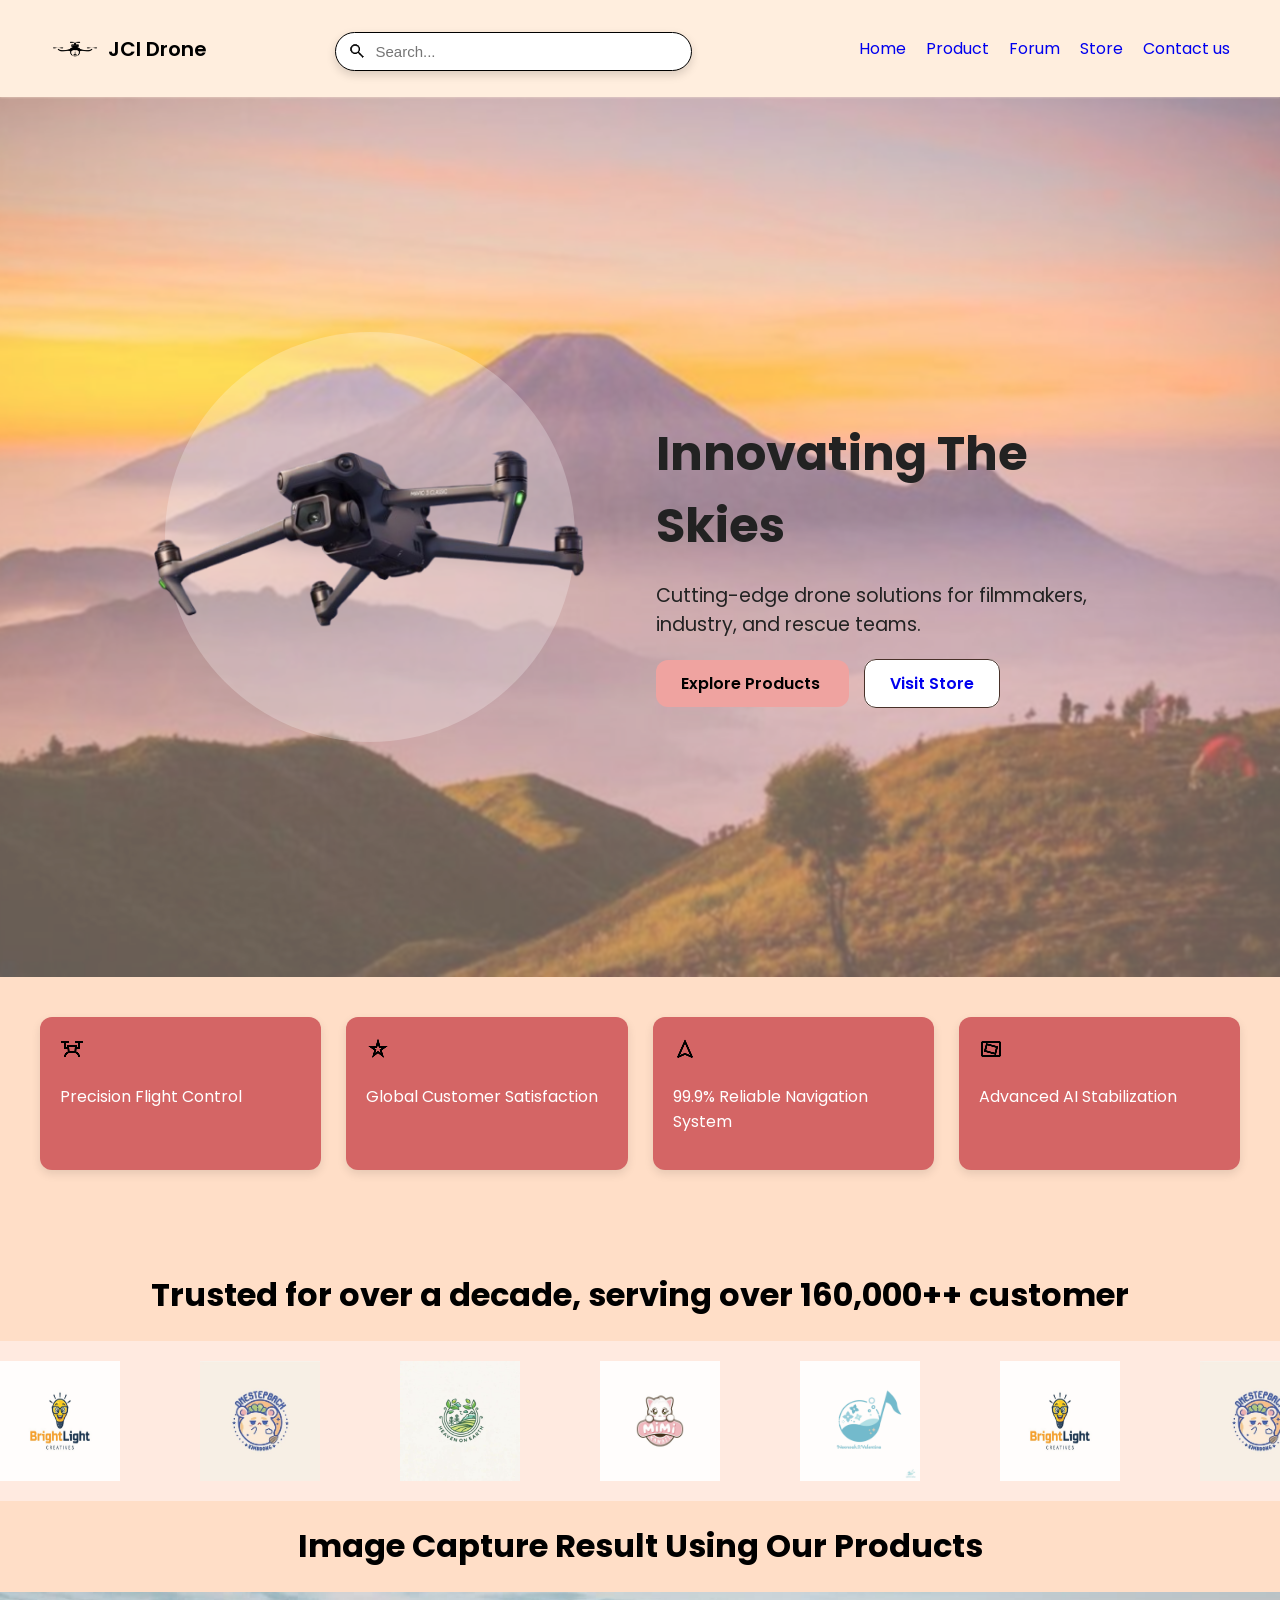
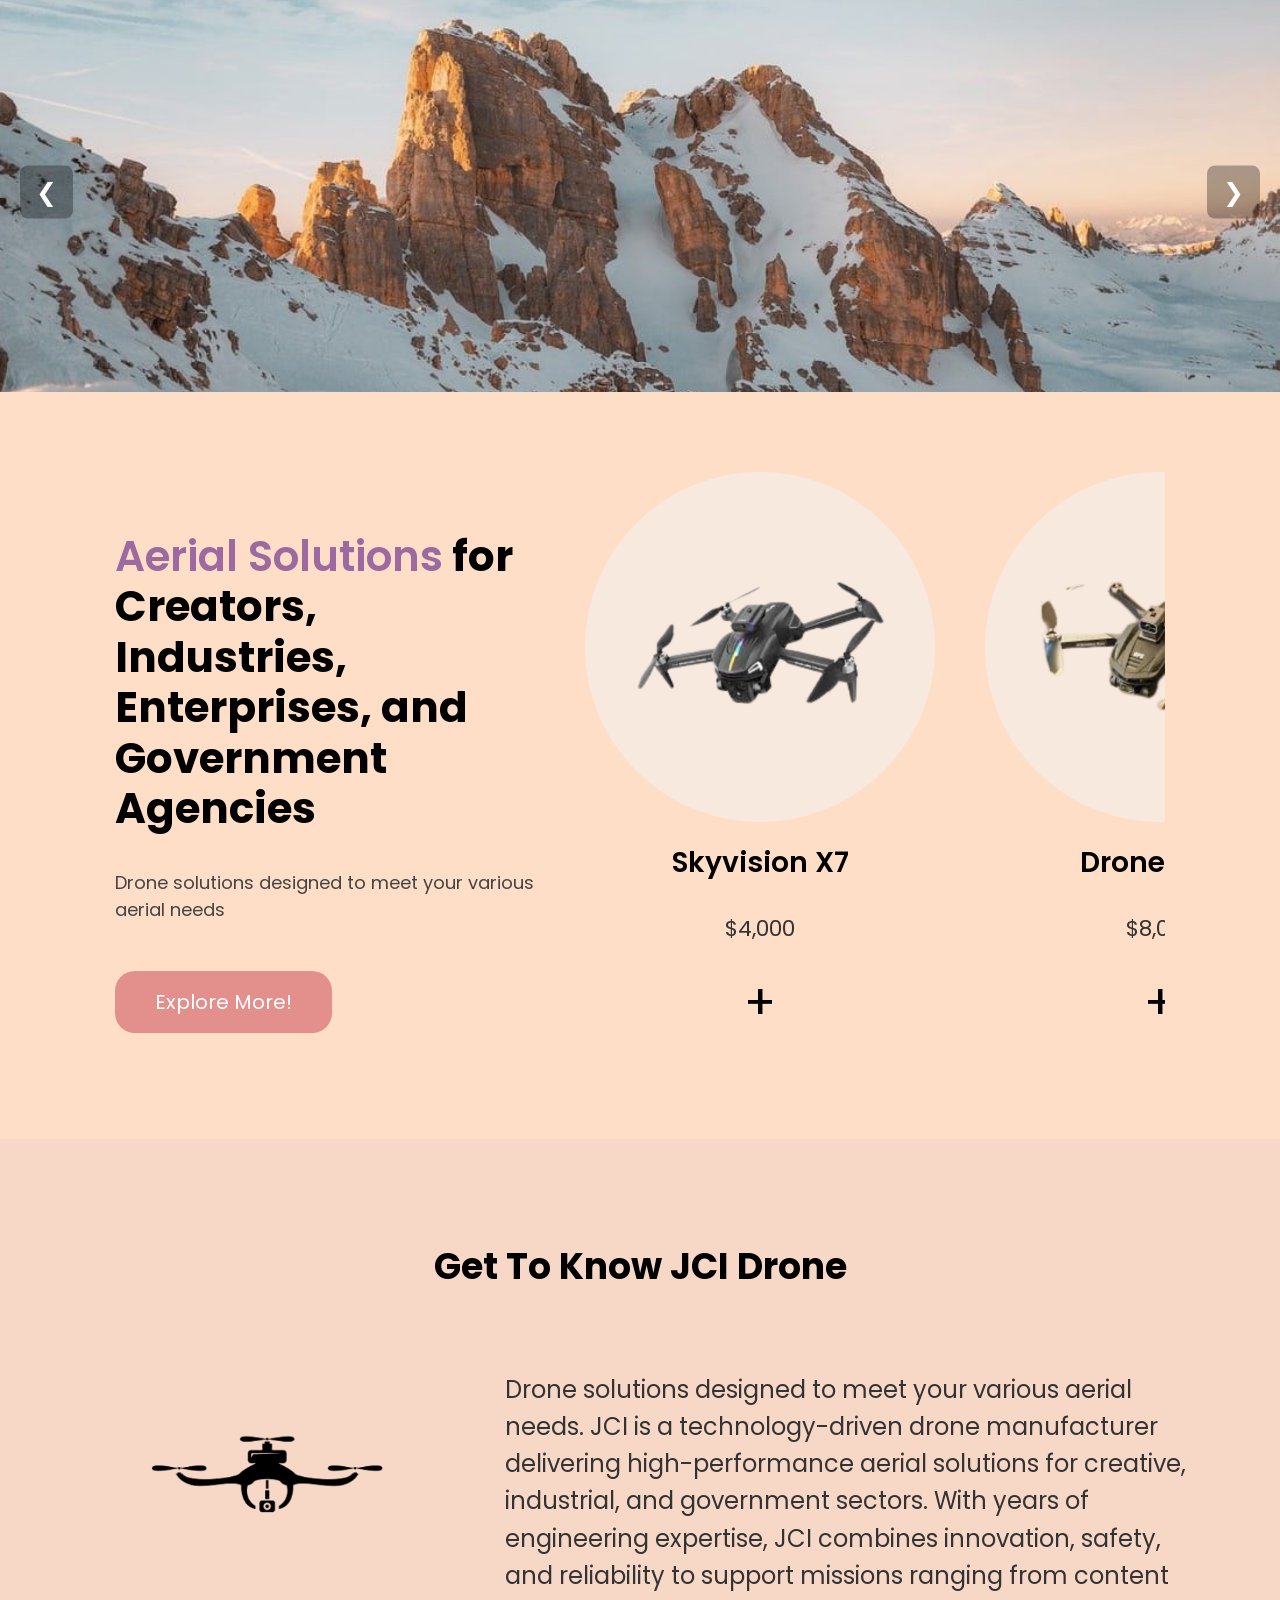
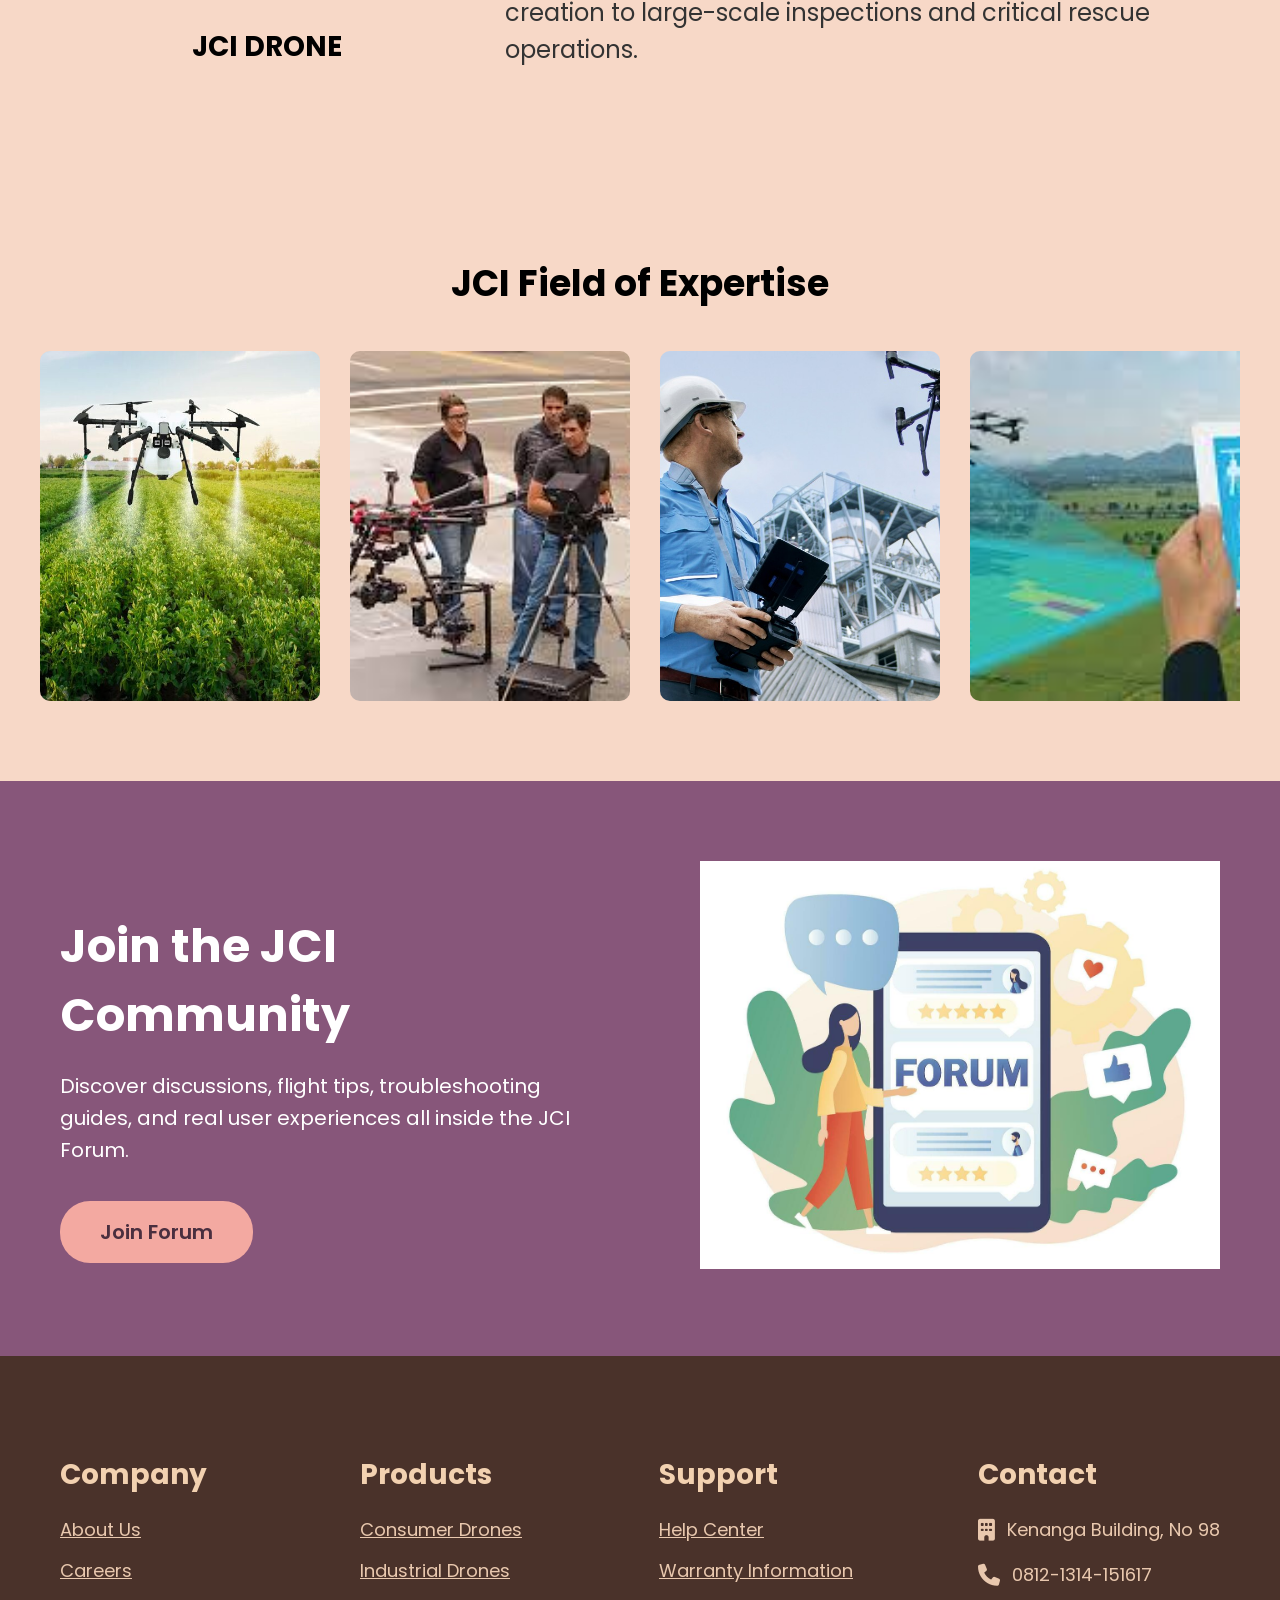
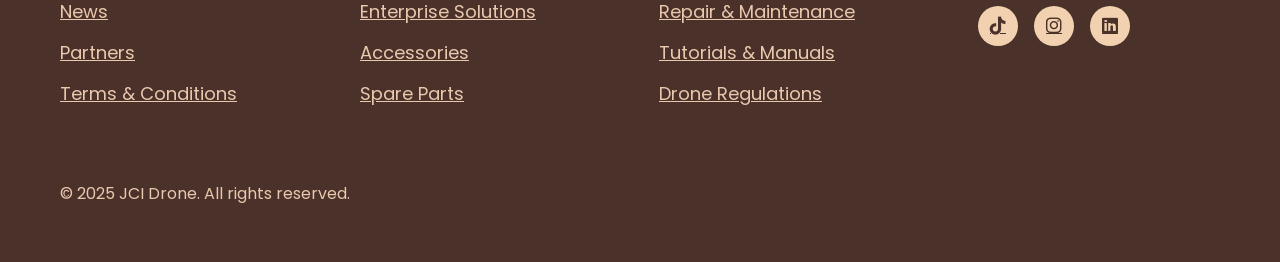
<file: index.html>
<!DOCTYPE html>
<html lang="en">
<head>
    <meta charset="UTF-8">
    <meta name="viewport" content="width=device-width, initial-scale=1.0">
    <title>JCI Drone - Zahra</title>

    <link rel="stylesheet" href="style.css">
    <link rel="stylesheet" href="https://cdnjs.cloudflare.com/ajax/libs/font-awesome/6.5.0/css/all.min.css">
    <link rel="preconnect" href="https://fonts.googleapis.com">
    <link rel="preconnect" href="https://fonts.gstatic.com" crossorigin>
    <link href="https://fonts.googleapis.com/css2?family=Poppins:ital,wght@0,100;0,200;0,300;0,400;0,500;0,600;0,700;0,800;0,900;1,100;1,200;1,300;1,400;1,500;1,600;1,700;1,800;1,900&display=swap" rel="stylesheet">

</head>
<body>
    <nav class="navbar">
        <a href="index.html" class="logo">
            <img src="Asset/logodronewbg.png" alt="logo" width="50">
            JCI Drone
        </a>

        <input type="text" placeholder="Search..." class="search-bar">

        <ul class="navbar-nav" id="navbar">
            <li><a href="index.html" class="nav"> Home </a></li>
            <li><a href="product.html" class="nav"> Product </a></li>
            <li><a href="forum.html" class="nav"> Forum </a></li>
            <li><a href="store.html" class="nav"> Store </a></li>
            <li><a href="contactus.html" class="nav"> Contact us </a></li>
        </ul>

        <div class="toggle-menu" id="toggle-menu">
            <span></span>
            <span></span>
            <span></span>
        </div>
    </nav>

    <section class="hero-section">
        <div class="hero-left">
            <div class="circle-bg">
                <img src="Asset/dronewbg.png" class="hero-drone" alt="drone"> 
            </div>
        </div>

        <div class="hero-right">
            <h1>Innovating The Skies</h1>
            <p>Cutting-edge drone solutions for filmmakers, industry, and rescue teams.</p>
            <div class="hero-buttons">
                <a href="product.html" class="btn-primary"> Explore Products </a>
                <a href="store.html" class="btn-secondary"> Visit Store </a>
            </div>
        </div>
    </section>

    <div class="card-container">
        <div class="card">
            <img src="Asset/Icon Drone.png" class="card-drone" alt="drone">
            <p>Precision Flight Control</p>
        </div>
        <div class="card">
            <img src="Asset/icon star.png" class="card-drone" alt="drone">
            <p>Global Customer Satisfaction</p>
        </div>
        <div class="card">
            <img src="Asset/icon navigation.png" class="card-drone" alt="drone">
            <p>99.9% Reliable Navigation System</p>
        </div>
        <div class="card">
            <img src="Asset/icon stabilization.png" class="card-drone" alt="drone">
            <p>Advanced AI Stabilization</p>
        </div>
    </div>

    <div class="header-brand">
        <h1>Trusted for over a decade, serving over 160,000++ customer</h1>
        <br>
    </div>

    <div class="logo-scroll">
        <div class="scroll-track">
            <img src="Asset/logo 2.jpg">
            <img src="Asset/logo 3.jpg">
            <img src="Asset/logo 4.jpg">
            <img src="Asset/logo 5.jpg">
            <img src="Asset/logo 6.jpg">

            <img src="Asset/logo 2.jpg">
            <img src="Asset/logo 3.jpg">
            <img src="Asset/logo 4.jpg">
            <img src="Asset/logo 5.jpg">
            <img src="Asset/logo 6.jpg">

            <img src="Asset/logo 2.jpg">
            <img src="Asset/logo 3.jpg">
            <img src="Asset/logo 4.jpg">
            <img src="Asset/logo 5.jpg">
            <img src="Asset/logo 6.jpg">

            <img src="Asset/logo 2.jpg">
            <img src="Asset/logo 3.jpg">
            <img src="Asset/logo 4.jpg">
            <img src="Asset/logo 5.jpg">
            <img src="Asset/logo 6.jpg">
        </div>
    </div>

    <div class="header-brand">
        <h1>Image Capture Result Using Our Products</h1>
        <br>
    </div>

    <div class="image-slider">
        <button class="prev">❮</button>
        <img id="sliderImage" src="Asset/hasil foto drone 2.jpg">
        <button class="next">❯</button>
    </div>

    <section class="aerial-section">
        <div class="left-content">
            <h2><span>Aerial Solutions</span> for<br>
                Creators, Industries,<br>
                Enterprises, and<br>
                Government Agencies
            </h2>

            <p class="subtitle">
                Drone solutions designed to meet your various aerial needs
            </p>
            
            <a href="product.html" class="explore-btn">Explore More!</a>
        </div>
        
        <div class="product-slider">
            <div class="product-item">
                <div class="product-circle">
                    <img src="Asset/productdronewbg.png" alt="Skyvision X7">
                </div>

                <h3>Skyvision X7</h3>

                <p class="price">$4,000</p>
                
                <div class="plus-btn"> + </div>
            </div>

            <div class="product-item">
                <div class="product-circle">
                    <img src="Asset/productdrone3wbg.png" alt="Drone BS-9">
                </div>

                <h3>Drone BS-9</h3>

                <p class="price">$8,000</p>

                <div class="plus-btn"> + </div>
            </div>
        </div>
    </section>

    <section class="know-section">
        <h2 class="know-title">Get To Know JCI Drone</h2>
        
            <div class="know-content">
                <div class="know-left">
                    <img src="Asset/logodronewbg.png" alt="JCI Drone" class="know-icon">
                    <h3>JCI DRONE</h3>
                </div>

                <div class="know-right">
                    <p>
                        Drone solutions designed to meet your various aerial needs.
                        JCI is a technology-driven drone manufacturer delivering
                        high-performance aerial solutions for creative, industrial,
                        and government sectors. With years of engineering expertise,
                        JCI combines innovation, safety, and reliability to support
                        missions ranging from content creation to large-scale inspections
                        and critical rescue operations.
                    </p>
                </div>

            </div>
    </section>

    <section class="expertise-section">

        <h2 class="expertise-title">JCI Field of Expertise</h2>

        <div class="expertise-slider">

            <div class="expertise-item" onclick="openModal(1)">
                <img src="Asset/drone agriculture.jpg" alt="Field 1">
            </div>

            <div class="expertise-item" onclick="openModal(2)">
                <img src="Asset/drone filming.jpeg" alt="Field 2">
            </div>

            <div class="expertise-item" onclick="openModal(3)">
                <img src="Asset/drone industrial.jpg" alt="Field 3">
            </div>

            <div class="expertise-item" onclick="openModal(4)">
                <img src="Asset/drone mapping.jpeg"Field 4">
            </div>

            <div class="expertise-item" onclick="openModal(5)">
                <img src="Asset/drone rescue.jpg" alt="Field 5">
            </div>
        </div>
    </section>

    <div id="expertiseModal" class="modal">
        <div class="modal-content">
            <span class="close" onclick="closeModal()">&times;</span>
            <p id="modalText">Lorem ipsum...</p>
        </div>
    </div>

    <section class="join-community">
        <div class="join-wrapper">
            <div class="join-left">
                <img src="Asset/forum foto.jpg" alt="Forum Illustration">
            </div>

            <div class="join-right">
                <h2>Join the JCI Community</h2>
                <p>
                    Discover discussions, flight tips, troubleshooting guides, 
                    and real user experiences all inside the JCI Forum.
                </p>
                <a href="forum.html" class="join-btn">Join Forum</a>
            </div>
        </div>
    </section>

    <footer class="footer">
        <div class="footer-container">
            <div class="footer-column">
                <h3>Company</h3>
                <a href="#">About Us</a>
                <a href="#">Careers</a>
                <a href="#">News</a>
                <a href="#">Partners</a>
                <a href="#">Terms & Conditions</a>
            </div>

            <div class="footer-column">
                <h3>Products</h3>
                <a href="#">Consumer Drones</a>
                <a href="#">Industrial Drones</a>
                <a href="#">Enterprise Solutions</a>
                <a href="#">Accessories</a>
                <a href="#">Spare Parts</a>
            </div>

            <div class="footer-column">
                <h3>Support</h3>
                <a href="#">Help Center</a>
                <a href="#">Warranty Information</a>
                <a href="#">Repair & Maintenance</a>
                <a href="#">Tutorials & Manuals</a>
                <a href="#">Drone Regulations</a>
            </div>

            <div class="footer-column contact">
                <h3>Contact</h3>

                <div class="contact-item">
                    <i class="fas fa-building"></i>
                    <span>Kenanga Building, No 98</span>
                </div>

                <div class="contact-item">
                    <i class="fas fa-phone"></i>
                    <span>0812-1314-151617</span>
                </div>

                <div class="social-icons">
                    <a href="#"><i class="fab fa-tiktok"></i></a>
                    <a href="#"><i class="fab fa-instagram"></i></a>
                    <a href="#"><i class="fab fa-linkedin"></i></a>
                </div>
            </div>
        </div>
        
        <p class="copyright">© 2025 JCI Drone. All rights reserved.</p>
    </footer>


    <script src="main.js"></script>
</body>
</html>
</file>
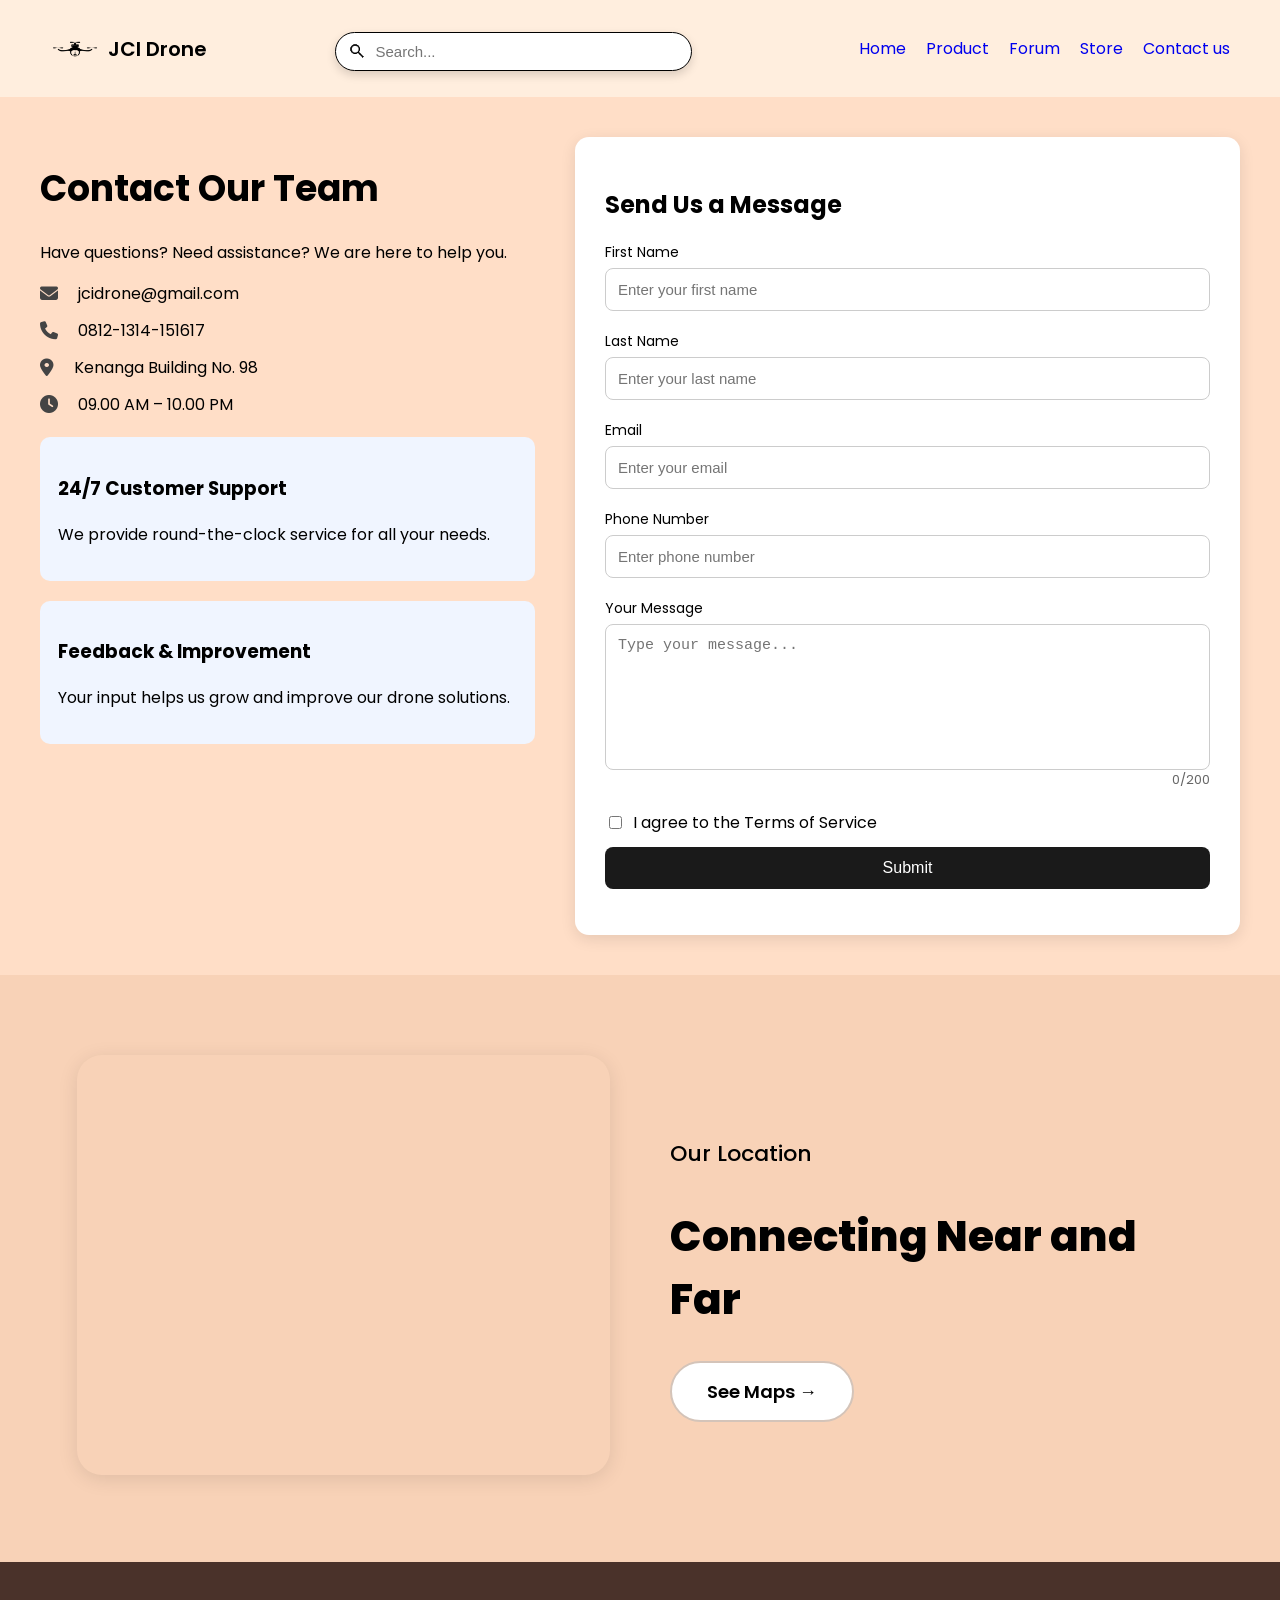
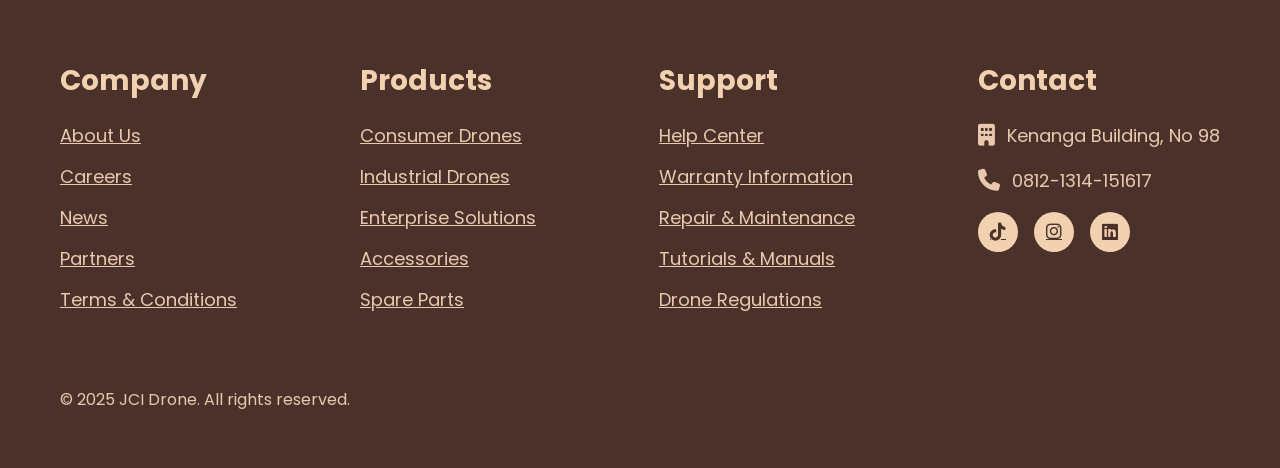
<file: contactus.html>
<!DOCTYPE html>
<html lang="en">
<head>
    <meta charset="UTF-8">
    <meta name="viewport" content="width=device-width, initial-scale=1.0">
    <title>Contact Us - JCI</title>

    <link rel="stylesheet" href="style.css">
    <link rel="stylesheet" href="https://cdnjs.cloudflare.com/ajax/libs/font-awesome/6.5.0/css/all.min.css">
    <link rel="preconnect" href="https://fonts.googleapis.com">
    <link rel="preconnect" href="https://fonts.gstatic.com" crossorigin>
    <link href="https://fonts.googleapis.com/css2?family=Poppins:ital,wght@0,100;0,200;0,300;0,400;0,500;0,600;0,700;0,800;0,900;1,100;1,200;1,300;1,400;1,500;1,600;1,700;1,800;1,900&display=swap" rel="stylesheet">

</head>
<body>
    <nav class="navbar">
        <a href="index.html" class="logo">
            <img src="Asset/logodronewbg.png" alt="logo" width="50">
            JCI Drone
        </a>

        <input type="text" placeholder="Search..." class="search-bar">

        <ul class="navbar-nav" id="navbar">
            <li><a href="index.html" class="nav"> Home </a></li>
            <li><a href="product.html" class="nav"> Product </a></li>
            <li><a href="forum.html" class="nav"> Forum </a></li>
            <li><a href="store.html" class="nav"> Store </a></li>
            <li><a href="contactus.html" class="nav"> Contact us </a></li>
        </ul>

        <div class="toggle-menu" id="toggle-menu">
            <span></span>
            <span></span>
            <span></span>
        </div>
    </nav>

    <!-- <div class="contact-container">
        <div class="contact-left">
            <h1>Contact Us</h1>
            <p>Email, call or complete the form to learn how JCI Drone can solve your problem</p>

            <div class="info-item">
                <div class="info-item"><i class="fa-solid fa-envelope"></i> jcidrone@gmail.com</div>
                <div class="info-item"><i class="fa-solid fa-phone"></i> 0812-1314-151617</div>
                <div class="info-item"><i class="fa-solid fa-location-dot"></i> Kenanga Building No 98</div>
                <div class="info-item"><i class="fa-solid fa-clock"></i> 09.00 AM – 10.00 PM</div>
            </div>

            <h2 class="sub-title">Customer Support</h2>
            <p class="sub-desc">
                Our support team is available around the clock to address any concerns or queries you may have.
            </p>

            <h2 class="sub-title">Feedback</h2>
            <p class="sub-desc">
                We value your feedback and are continuously working to improve JCI Drone.
            </p>
        </div>

        <div class="contact-right">
            <h2>Get In Touch</h2>
            <p>You can reach us anytime</p>

            <form id="contactForm">
                <div class="row">
                    <input type="text" id="fname" placeholder="First Name">
                    <input type="text" id="lname" placeholder="Last Name">
                </div>

                <input type="email" id="email" placeholder="Your Email">
                <input type="text" id="phone" placeholder="Phone Number">

                <select id="reason">
                    <option value="">Select Reason</option>
                    <option value="support">Customer Support</option>
                    <option value="complaint">Complaint</option>
                    <option value="feedback">Feedback</option>
                </select>

                <textarea id="message" placeholder="How can we help?" maxlength="200"></textarea>

                <div class="tos">
                    <input type="checkbox" id="agree">
                    <label for="agree">I agree to the Terms of Service</label>
                </div>

                <button type="submit" class="submit-btn">Submit</button>
            </form>

            <p class="tos-info">By contacting us, you agree to our Terms of Service and Privacy Policy</p>
        </div>
    </div> -->
    <div class="contact-wrapper">
        <div class="contact-info">
            <h1>Contact Our Team</h1>
            <p>Have questions? Need assistance? We are here to help you.</p>

            <div class="info-item"><i class="fa-solid fa-envelope"></i> jcidrone@gmail.com</div>
            <div class="info-item"><i class="fa-solid fa-phone"></i> 0812-1314-151617</div>
            <div class="info-item"><i class="fa-solid fa-location-dot"></i> Kenanga Building No. 98</div>
            <div class="info-item"><i class="fa-solid fa-clock"></i> 09.00 AM – 10.00 PM</div>

            <div class="highlight-box">
                <h3>24/7 Customer Support</h3>
                <p>We provide round-the-clock service for all your needs.</p>
            </div>

            <div class="highlight-box">
                <h3>Feedback & Improvement</h3>
                <p>Your input helps us grow and improve our drone solutions.</p>
            </div>
        </div>

        <div class="contact-card">
            <h2>Send Us a Message</h2>
            <form id="contactForm2">
                <div class="input-group">
                    <label>First Name</label>
                    <input type="text" id="firstName2" placeholder="Enter your first name">
                    <span class="warning"></span>
                </div>

                <div class="input-group">
                    <label>Last Name</label>
                    <input type="text" id="lastName2" placeholder="Enter your last name">
                    <span class="warning"></span>
                </div>

                <div class="input-group">
                    <label>Email</label>
                    <input type="text" id="email2" placeholder="Enter your email">
                    <span class="warning"></span>
                </div>

                <div class="input-group">
                    <label>Phone Number</label>
                    <input type="text" id="phone2" placeholder="Enter phone number" inputmode="numeric">
                    <span class="warning"></span>
                </div>

                <div class="input-group">
                    <label>Your Message</label>
                    <textarea id="message2" placeholder="Type your message..." maxlength="200"></textarea>
                    <div class="char-count"><span id="count2">0</span>/200</div>
                    <span class="warning"></span>
                </div>

                <label class="checkbox">
                    <input type="checkbox" id="agree2">
                    I agree to the Terms of Service
                    <span class="warning"></span>
                </label>

                <button class="btn-send" type="submit">Submit</button>
                <p id="resultMsg2" class="result"></p>
            </form>
        </div>
    </div>

    <section class="location-section">
        <div class="location-container">

            <div class="map-box">
                <iframe 
                    src="https://www.google.com/maps/embed?pb=!1m18!1m12!1m3!1d3966.1229512727704!2d106.76147137499173!3d-6.246188593741973!2m3!1f0!2f0!3f0!3m2!1i1024!2i768!4f13.1!3m3!1m2!1s0x2e69f069be5a5a2b%3A0x746e6a3a2a6c0a7a!2sMeruya%20Selatan!5e0!3m2!1sen!2sid!4v1700000000000"
                    allowfullscreen=""
                    loading="lazy">
                </iframe>
            </div>

            <div class="location-text">
                <h3>Our Location</h3>
                <h1>Connecting Near and Far</h1>

                <a href="https://maps.google.com" target="_blank" class="see-map-btn">
                    See Maps →
                </a>
            </div>

        </div>
    </section> 

    <footer class="footer">
        <div class="footer-container">
            <div class="footer-column">
                <h3>Company</h3>
                <a href="#">About Us</a>
                <a href="#">Careers</a>
                <a href="#">News</a>
                <a href="#">Partners</a>
                <a href="#">Terms & Conditions</a>
            </div>

            <div class="footer-column">
                <h3>Products</h3>
                <a href="#">Consumer Drones</a>
                <a href="#">Industrial Drones</a>
                <a href="#">Enterprise Solutions</a>
                <a href="#">Accessories</a>
                <a href="#">Spare Parts</a>
            </div>

            <div class="footer-column">
                <h3>Support</h3>
                <a href="#">Help Center</a>
                <a href="#">Warranty Information</a>
                <a href="#">Repair & Maintenance</a>
                <a href="#">Tutorials & Manuals</a>
                <a href="#">Drone Regulations</a>
            </div>

            <div class="footer-column contact">
                <h3>Contact</h3>

                <div class="contact-item">
                    <i class="fas fa-building"></i>
                    <span>Kenanga Building, No 98</span>
                </div>

                <div class="contact-item">
                    <i class="fas fa-phone"></i>
                    <span>0812-1314-151617</span>
                </div>

                <div class="social-icons">
                    <a href="#"><i class="fab fa-tiktok"></i></a>
                    <a href="#"><i class="fab fa-instagram"></i></a>
                    <a href="#"><i class="fab fa-linkedin"></i></a>
                </div>
            </div>
        </div>
        
        <p class="copyright">© 2025 JCI Drone. All rights reserved.</p>
    </footer>

    <script src="main.js"></script>
</body>
</html>
</file>
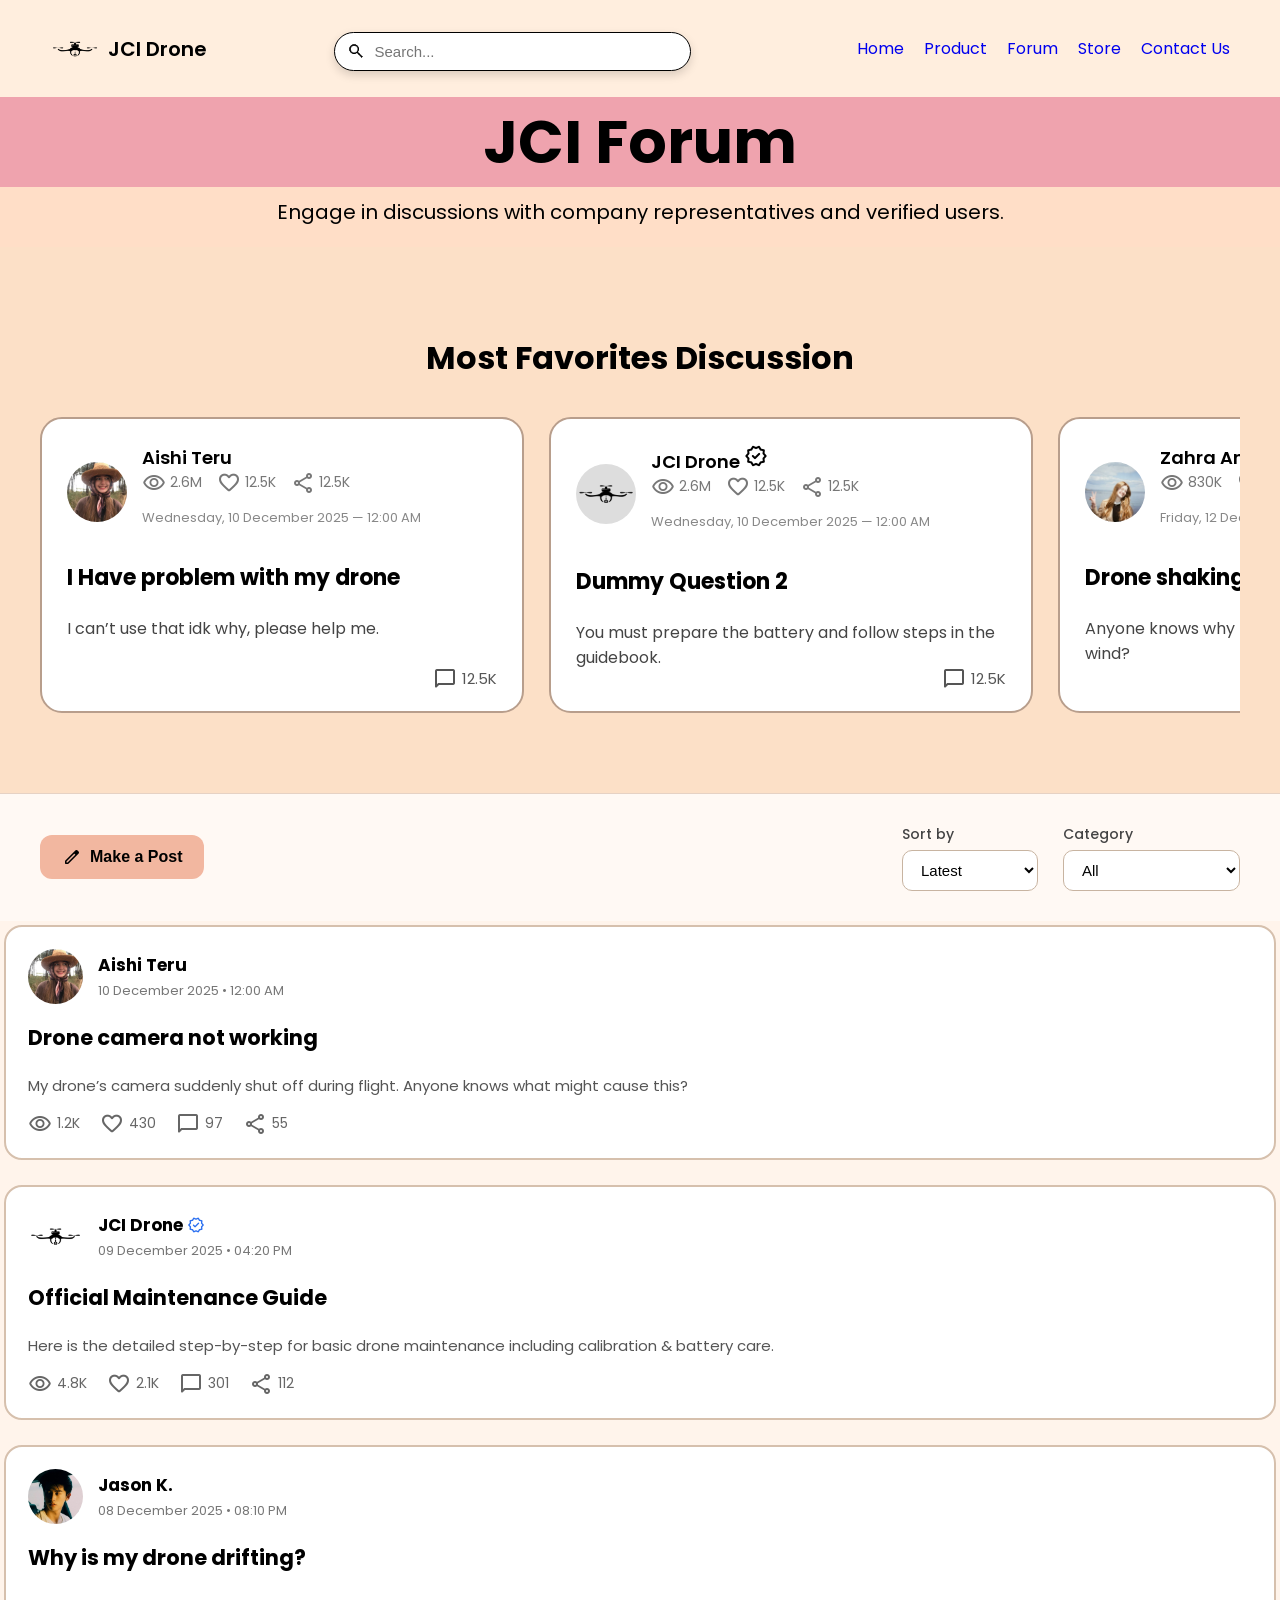
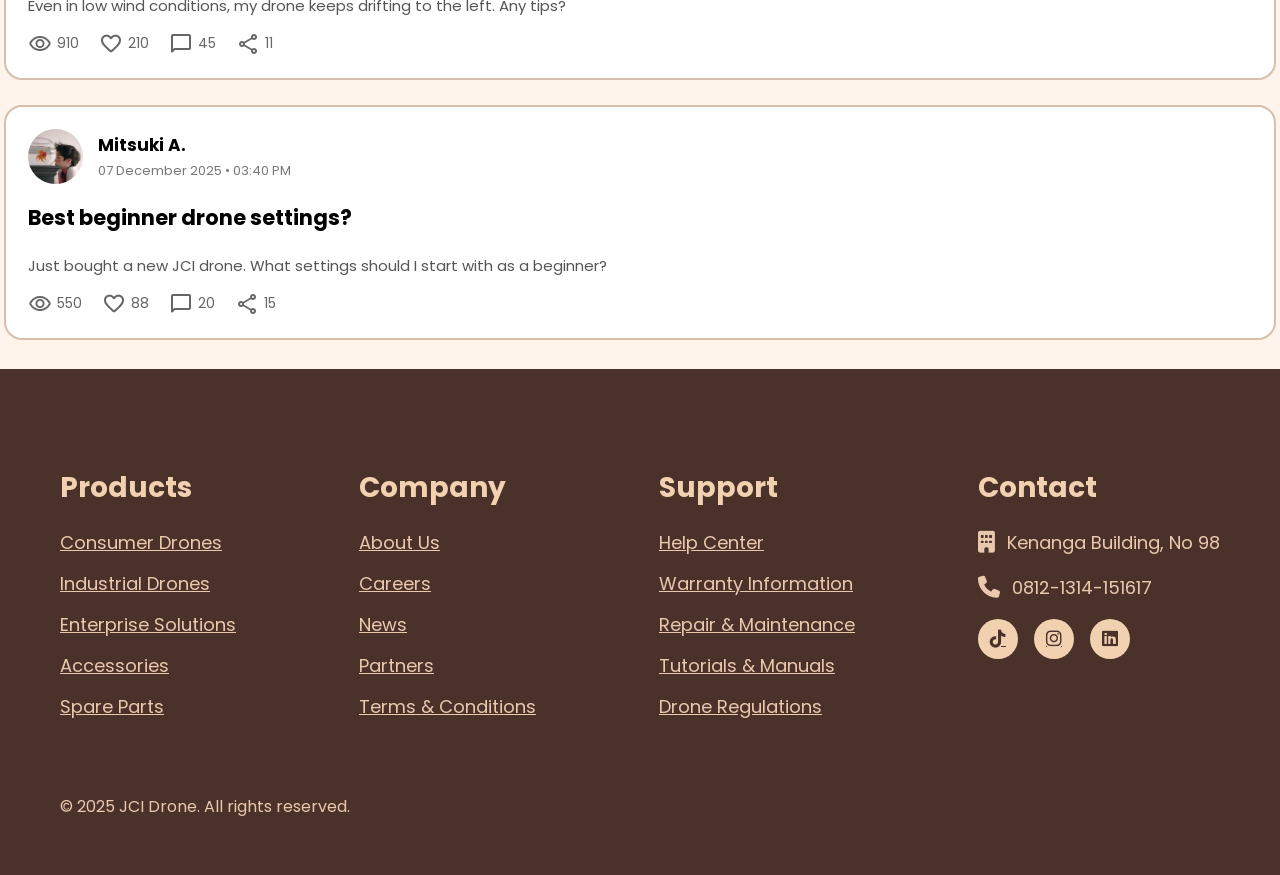
<file: forum.html>
<!DOCTYPE html>
<html lang="en">
<head>
    <meta charset="UTF-8">
    <meta name="viewport" content="width=device-width, initial-scale=1.0">
    <title>Forum - JCI Drone</title>

    <link rel="stylesheet" href="style.css">
    <link rel="stylesheet" href="https://cdnjs.cloudflare.com/ajax/libs/font-awesome/6.5.0/css/all.min.css">
    <link rel="preconnect" href="https://fonts.googleapis.com">
    <link rel="preconnect" href="https://fonts.gstatic.com" crossorigin>
    <link href="https://fonts.googleapis.com/css2?family=Material+Symbols+Rounded" rel="stylesheet" />
    <link href="https://fonts.googleapis.com/css2?family=Poppins:ital,wght@0,100;0,200;0,300;0,400;0,500;0,600;0,700;0,800;0,900;1,100;1,200;1,300;1,400;1,500;1,600;1,700;1,800;1,900&display=swap" rel="stylesheet">

</head>
<body>
    <nav class="navbar">
        <a href="#" class="logo">
        <img src="Asset/logodronewbg.png" alt="logo" width="50">
        JCI Drone
        </a>

        <input type="text" placeholder="Search..." class="search-bar">

        <div class="toggle-menu" id="toggle-menu">
        <span></span>
        <span></span>
        <span></span>
        </div>

        <ul class="navbar-nav" id="navbar">
        <li><a href="index.html" class="nav">Home</a></li>
        <li><a href="product.html" class="nav">Product</a></li>
        <li><a href="forum.html" class="nav">Forum</a></li>
        <li><a href="store.html" class="nav">Store</a></li>
        <li><a href="contactus.html" class="nav">Contact Us</a></li>
        </ul>
    </nav>

    <section class="forum-header">
    <h1>JCI Forum</h1>
    <p>Engage in discussions with company representatives and verified users.</p>
</section>

<section class="favorite-discussion">
    <h2>Most Favorites Discussion</h2>

    <div class="discussion-scroll">
        <div class="discussion-card">
            <div class="user-info">
                <img src="Asset/Aishi Teru.jpg" alt="">
                <div>
                    <h4>Aishi Teru</h4>
                    <div class="meta">
                        <span><span class="material-symbols-rounded">visibility</span> 2.6M</span>
                        <span><span class="material-symbols-rounded">favorite</span> 12.5K</span>
                        <span><span class="material-symbols-rounded">share</span> 12.5K</span>
                    </div>
                    <p class="date">Wednesday, 10 December 2025 — 12:00 AM</p>
                </div>
            </div>

            <h3>I Have problem with my drone</h3>
            <p class="desc">I can’t use that idk why, please help me.</p>

            <span class="comment-count"><span class="material-symbols-rounded">chat_bubble</span> 12.5K</span>
        </div>

        <div class="discussion-card">
            <div class="user-info">
                <img src="Asset/logodronewbg.png" alt="">
                <div>
                    <h4>JCI Drone <span class="material-symbols-rounded verified">verified</span></h4>
                    <div class="meta">
                        <span><span class="material-symbols-rounded">visibility</span> 2.6M</span>
                        <span><span class="material-symbols-rounded">favorite</span> 12.5K</span>
                        <span><span class="material-symbols-rounded">share</span> 12.5K</span>
                    </div>
                    <p class="date">Wednesday, 10 December 2025 — 12:00 AM</p>
                </div>
            </div>

            <h3>Dummy Question 2</h3>
            <p class="desc">You must prepare the battery and follow steps in the guidebook.</p>

            <span class="comment-count"><span class="material-symbols-rounded">chat_bubble</span> 12.5K</span>
        </div>

        <div class="discussion-card">
            <div class="user-info">
                <img src="Asset/Foto2.jpg" alt="">
                <div>
                    <h4>Zahra Annisa</h4>
                    <div class="meta">
                        <span><span class="material-symbols-rounded">visibility</span> 830K</span>
                        <span><span class="material-symbols-rounded">favorite</span> 2.1K</span>
                        <span><span class="material-symbols-rounded">share</span> 900</span>
                    </div>
                    <p class="date">Friday, 12 December 2025 — 09:10 AM</p>
                </div>
            </div>

            <h3>Drone shaking when flying</h3>
            <p class="desc">Anyone knows why my drone keeps shaking even in no wind?</p>

            <span class="comment-count"><span class="material-symbols-rounded">chat_bubble</span> 1.1K</span>
        </div>

    </div>
</section>

<section class="forum-actions">

    <div class="actions-left">
        <button class="make-post-btn">
            <span class="material-symbols-rounded">edit</span> Make a Post
        </button>
    </div>

    <div class="actions-right">

        <div class="filter-box">
            <label>Sort by</label>
            <select>
                <option>Latest</option>
                <option>Most Liked</option>
                <option>Most Viewed</option>
                <option>Trending</option>
            </select>
        </div>

        <div class="filter-box">
            <label>Category</label>
            <select>
                <option>All</option>
                <option>Battery & Charging</option>
                <option>Camera & Footage</option>
                <option>GPS & Navigation</option>
                <option>Maintenance</option>
                <option>Troubleshooting</option>
            </select>
        </div>

    </div>
</section>

<section class="forum-post-list">

    <div class="post-card">
        <div class="post-top">
            <img src="Asset/Aishi Teru.jpg" alt="">
            <div class="post-user">
                <h4>Aishi Teru</h4>
                <p class="date">10 December 2025 • 12:00 AM</p>
            </div>
        </div>

        <h3 class="post-title">Drone camera not working</h3>
        <p class="post-desc">My drone’s camera suddenly shut off during flight. Anyone knows what might cause this?</p>

        <div class="post-bottom">
            <span><span class="material-symbols-rounded">visibility</span> 1.2K</span>
            <span><span class="material-symbols-rounded">favorite</span> 430</span>
            <span><span class="material-symbols-rounded">chat_bubble</span> 97</span>
            <span><span class="material-symbols-rounded">share</span> 55</span>
        </div>
    </div>

    <div class="post-card">
        <div class="post-top">
            <img src="Asset/logodronewbg.png" alt="">
            <div class="post-user">
                <h4>JCI Drone <span class="material-symbols-rounded verified">verified</span></h4>
                <p class="date">09 December 2025 • 04:20 PM</p>
            </div>
        </div>

        <h3 class="post-title">Official Maintenance Guide</h3>
        <p class="post-desc">Here is the detailed step-by-step for basic drone maintenance including calibration & battery care.</p>

        <div class="post-bottom">
            <span><span class="material-symbols-rounded">visibility</span> 4.8K</span>
            <span><span class="material-symbols-rounded">favorite</span> 2.1K</span>
            <span><span class="material-symbols-rounded">chat_bubble</span> 301</span>
            <span><span class="material-symbols-rounded">share</span> 112</span>
        </div>
    </div>

    <div class="post-card">
        <div class="post-top">
            <img src="Asset/Jason K.jpg" alt="">
            <div class="post-user">
                <h4>Jason K.</h4>
                <p class="date">08 December 2025 • 08:10 PM</p>
            </div>
        </div>

        <h3 class="post-title">Why is my drone drifting?</h3>
        <p class="post-desc">Even in low wind conditions, my drone keeps drifting to the left. Any tips?</p>

        <div class="post-bottom">
            <span><span class="material-symbols-rounded">visibility</span> 910</span>
            <span><span class="material-symbols-rounded">favorite</span> 210</span>
            <span><span class="material-symbols-rounded">chat_bubble</span> 45</span>
            <span><span class="material-symbols-rounded">share</span> 11</span>
        </div>
    </div>

    <div class="post-card">
        <div class="post-top">
            <img src="Asset/Mitsuki.jpg" alt="">
            <div class="post-user">
                <h4>Mitsuki A.</h4>
                <p class="date">07 December 2025 • 03:40 PM</p>
            </div>
        </div>

        <h3 class="post-title">Best beginner drone settings?</h3>
        <p class="post-desc">Just bought a new JCI drone. What settings should I start with as a beginner?</p>

        <div class="post-bottom">
            <span><span class="material-symbols-rounded">visibility</span> 550</span>
            <span><span class="material-symbols-rounded">favorite</span> 88</span>
            <span><span class="material-symbols-rounded">chat_bubble</span> 20</span>
            <span><span class="material-symbols-rounded">share</span> 15</span>
        </div>
    </div>

</section>


    <footer class="footer">
        <div class="footer-container">

            <div class="footer-column">
                <h3>Products</h3>
                <a href="#">Consumer Drones</a>
                <a href="#">Industrial Drones</a>
                <a href="#">Enterprise Solutions</a>
                <a href="#">Accessories</a>
                <a href="#">Spare Parts</a>
            </div>

            <div class="footer-column">
                <h3>Company</h3>
                <a href="#">About Us</a>
                <a href="#">Careers</a>
                <a href="#">News</a>
                <a href="#">Partners</a>
                <a href="#">Terms & Conditions</a>
            </div>

            <div class="footer-column">
                <h3>Support</h3>
                <a href="#">Help Center</a>
                <a href="#">Warranty Information</a>
                <a href="#">Repair & Maintenance</a>
                <a href="#">Tutorials & Manuals</a>
                <a href="#">Drone Regulations</a>
            </div>

            <div class="footer-column contact">
                <h3>Contact</h3>

                <div class="contact-item">
                    <i class="fas fa-building"></i>
                    <span>Kenanga Building, No 98</span>
                </div>

                <div class="contact-item">
                    <i class="fas fa-phone"></i>
                    <span>0812-1314-151617</span>
                </div>

                <div class="social-icons">
                    <a href="#"><i class="fab fa-tiktok"></i></a>
                    <a href="#"><i class="fab fa-instagram"></i></a>
                    <a href="#"><i class="fab fa-linkedin"></i></a>
                </div>
            </div>

        </div>

        <p class="copyright">© 2025 JCI Drone. All rights reserved.</p>
    </footer>

    <script src="main.js"></script>
</body>
</html>
</file>
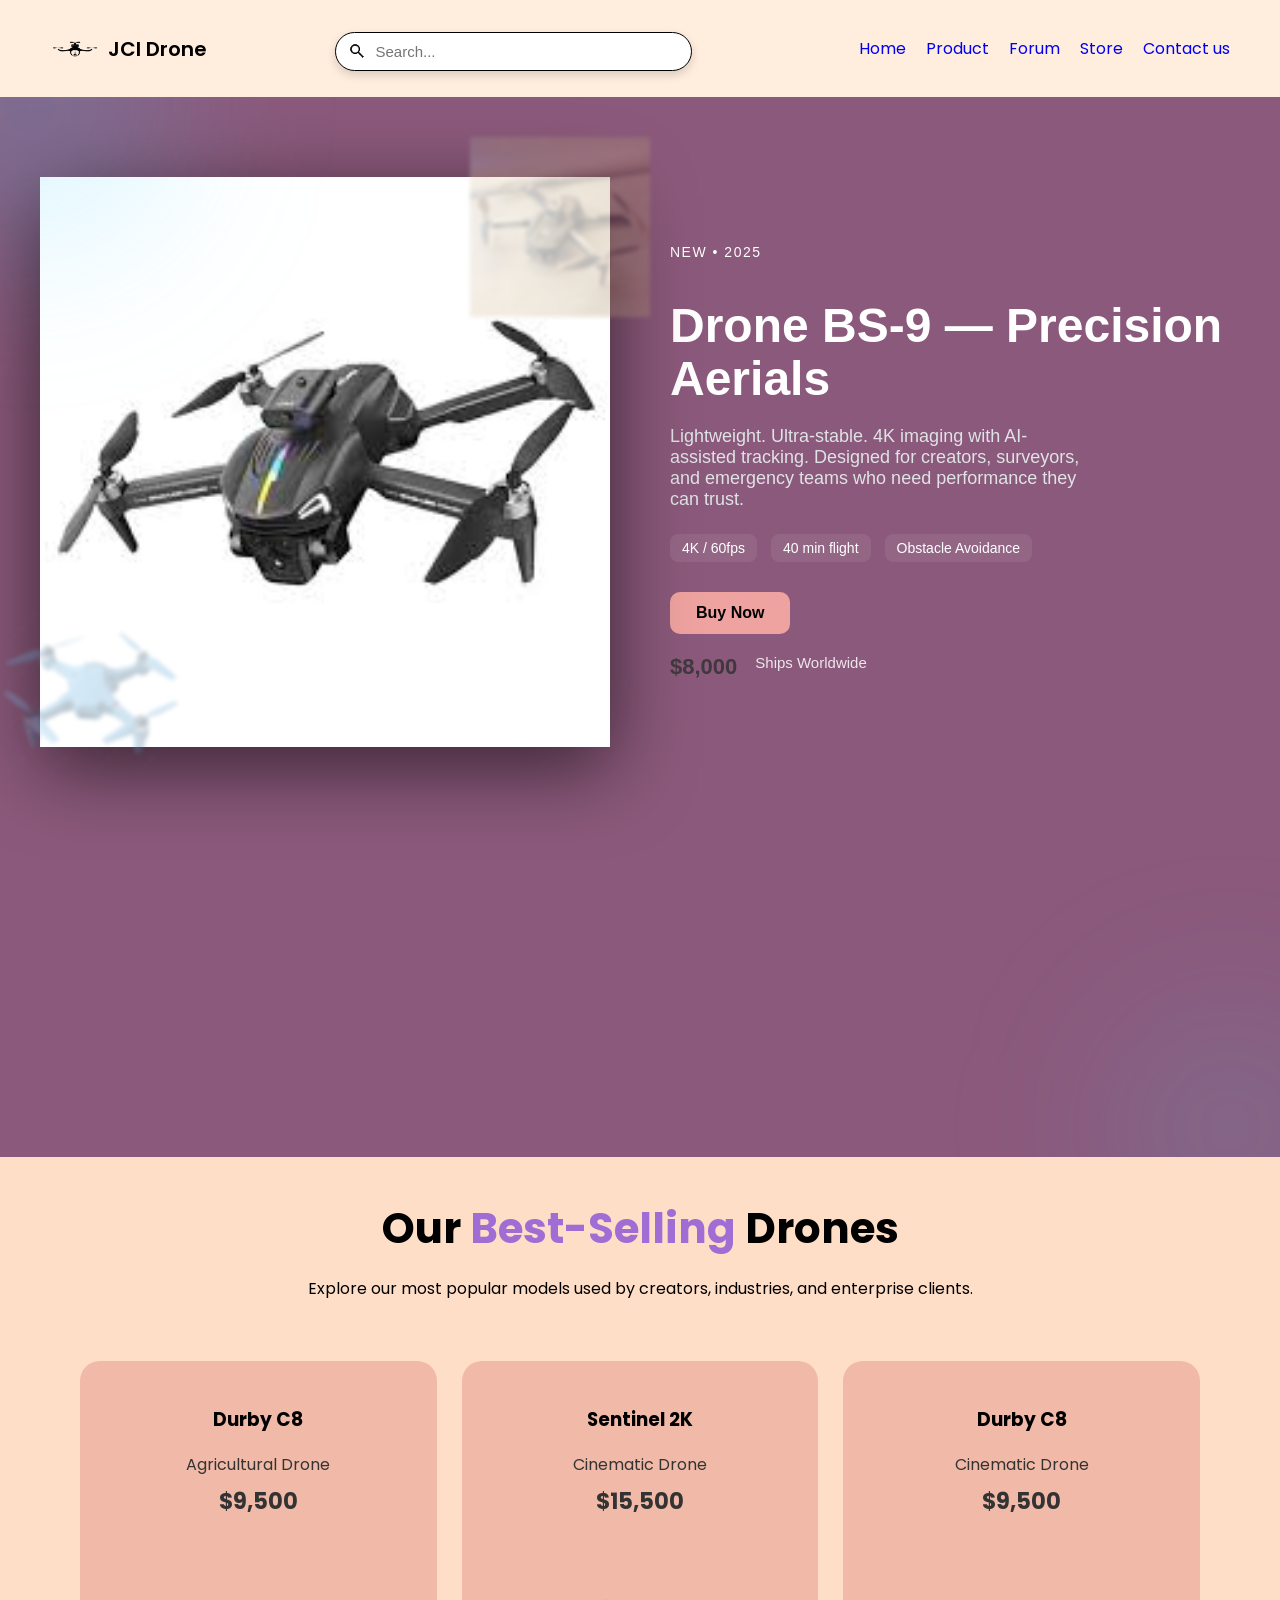
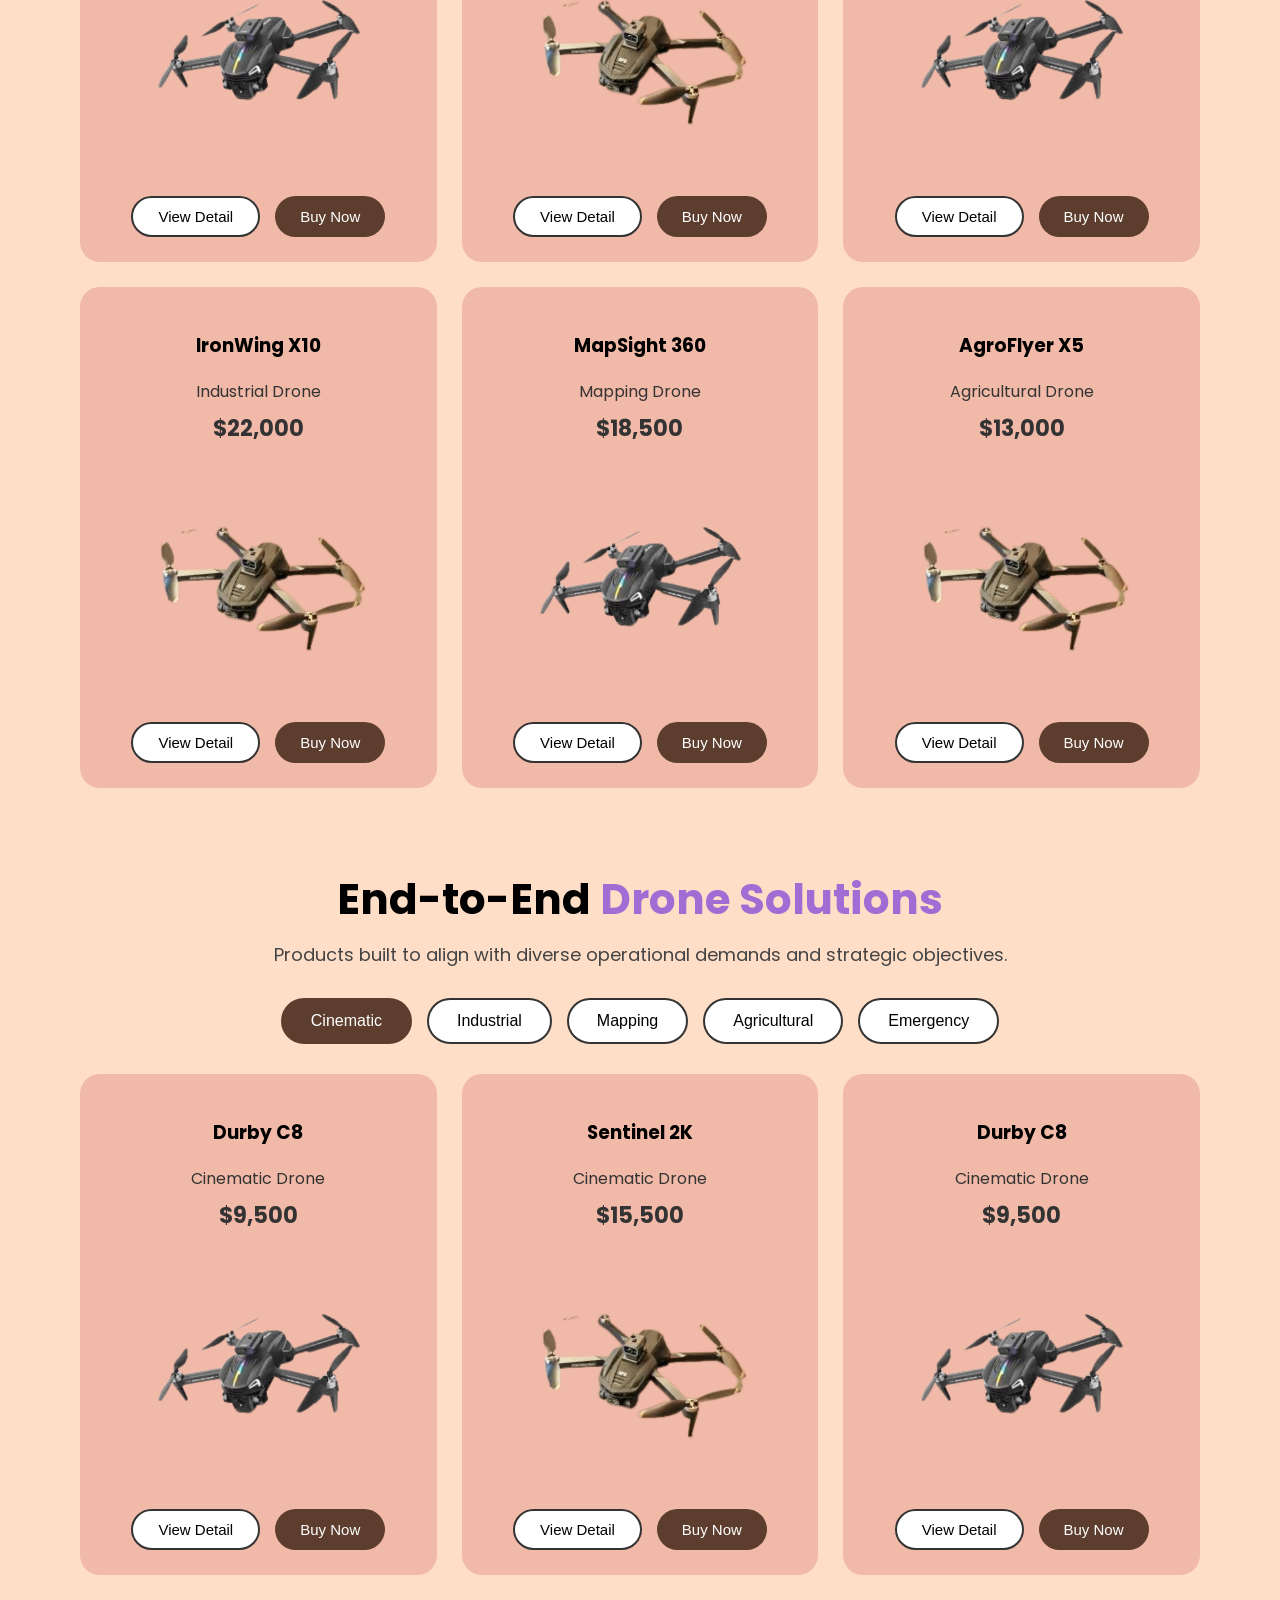
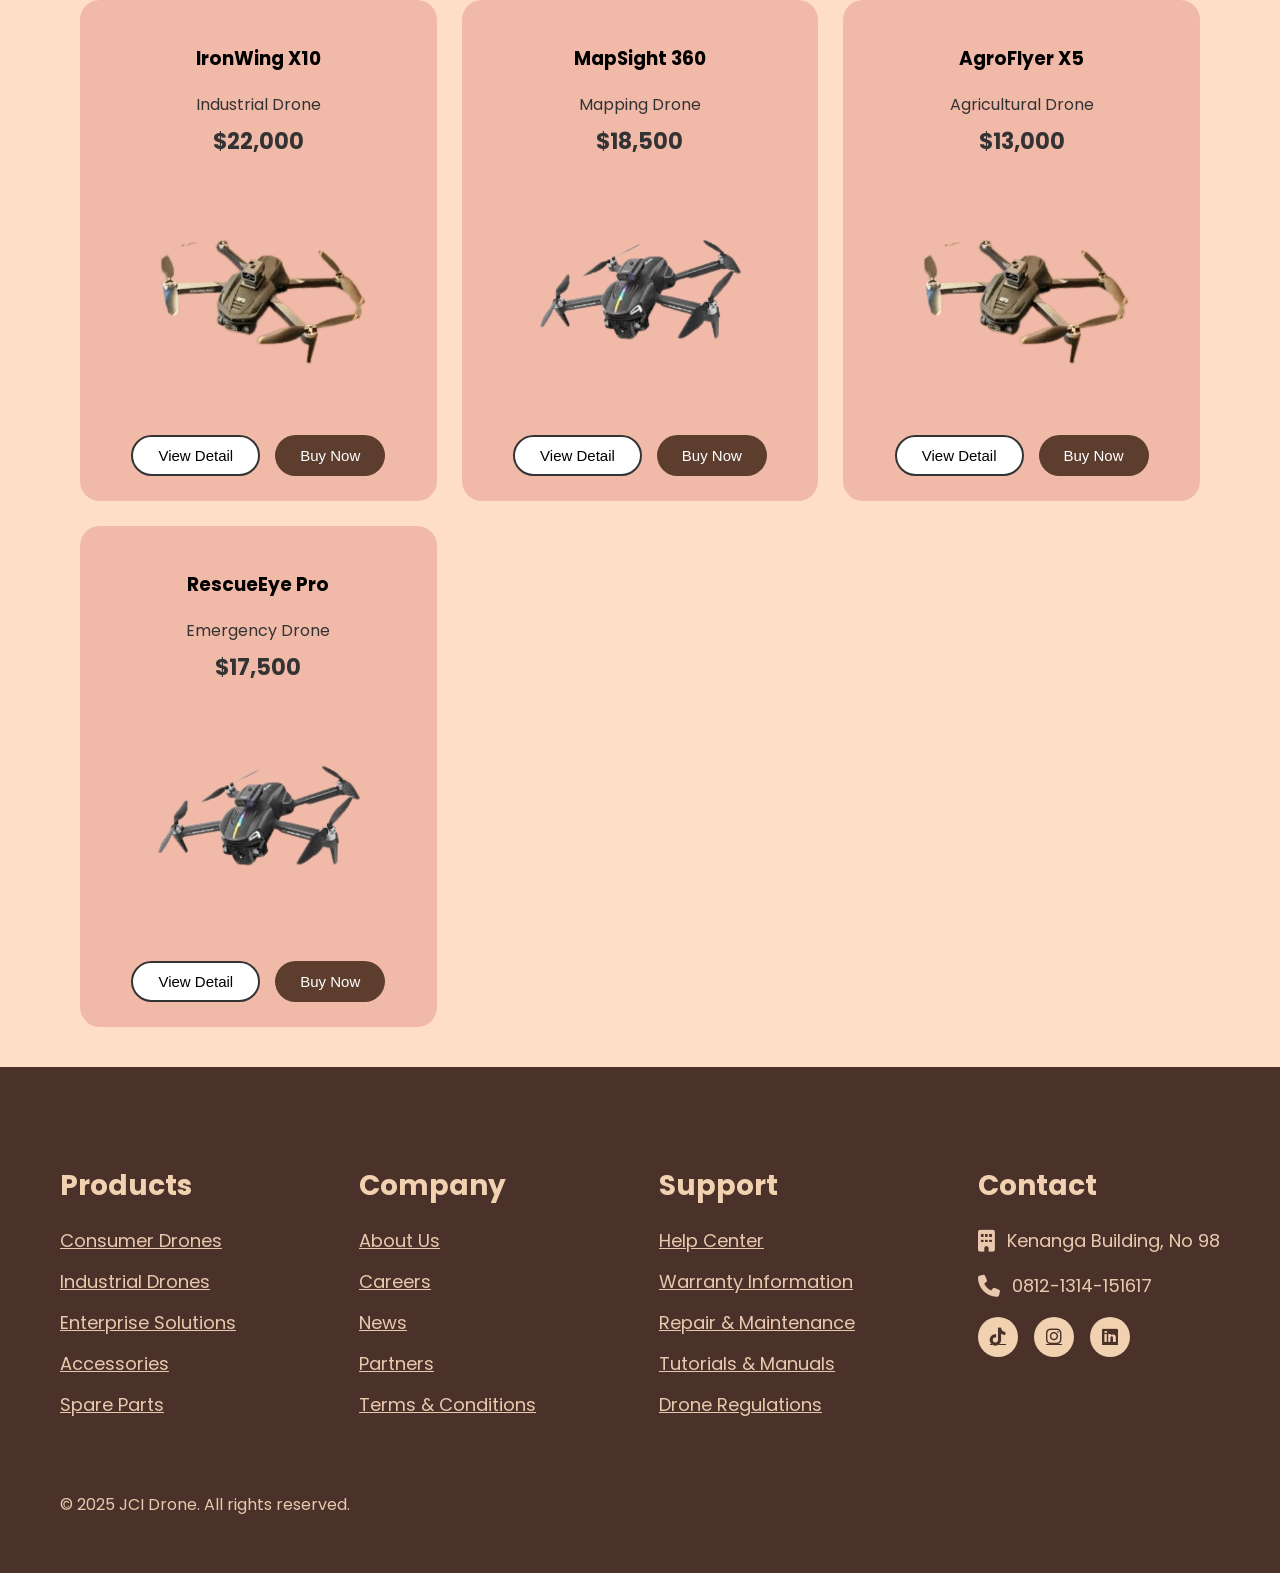
<file: product.html>
<!DOCTYPE html>
<html lang="en">
<head>
    <meta charset="UTF-8">
    <meta name="viewport" content="width=device-width, initial-scale=1.0">
    <title>Product - JCI</title>

    <link rel="stylesheet" href="style.css">
    <link rel="stylesheet" href="https://cdnjs.cloudflare.com/ajax/libs/font-awesome/6.5.0/css/all.min.css">
    <link rel="preconnect" href="https://fonts.googleapis.com">
    <link rel="preconnect" href="https://fonts.gstatic.com" crossorigin>
    <link href="https://fonts.googleapis.com/css2?family=Poppins:ital,wght@0,100;0,200;0,300;0,400;0,500;0,600;0,700;0,800;0,900;1,100;1,200;1,300;1,400;1,500;1,600;1,700;1,800;1,900&display=swap" rel="stylesheet">
</head>
<body>
    <nav class="navbar">
        <a href="index.html" class="logo">
            <img src="Asset/logodronewbg.png" alt="logo" width="50">
            JCI Drone
        </a>

        <input type="text" placeholder="Search..." class="search-bar">

        <ul class="navbar-nav" id="navbar">
            <li><a href="index.html" class="nav"> Home </a></li>
            <li><a href="product.html" class="nav"> Product </a></li>
            <li><a href="forum.html" class="nav"> Forum </a></li>
            <li><a href="store.html" class="nav"> Store </a></li>
            <li><a href="contactus.html" class="nav"> Contact us </a></li>
        </ul>

        <div class="toggle-menu" id="toggle-menu">
            <span></span>
            <span></span>
            <span></span>
        </div>
    </nav>

    <section id="product-hero" class="product-hero">
        <div class="hero-inner">

            <div class="hero-media">
                <div class="media-stage" data-role="media-stage">
                    <img src="Asset/product drone 2.jpeg" alt="Drone BS-9" class="media-item main" />
                    <img src="Asset/product drone 3.jpeg" alt="" class="media-item accent a1" />
                    <img src="Asset/product drone.png" alt="" class="media-item accent a2" />
                </div>
            </div>

            <div class="hero-content">
            <span class="kicker">New • 2025</span>
            <h1 class="hero-title">Drone BS-9 — Precision Aerials</h1>

            <p class="hero-lead">
                Lightweight. Ultra-stable. 4K imaging with AI-assisted tracking. Designed for creators,
                surveyors, and emergency teams who need performance they can trust.
            </p>

            <ul class="hero-features" aria-hidden="true">
                <li>4K / 60fps</li>
                <li>40 min flight</li>
                <li>Obstacle Avoidance</li>
            </ul>

            <div class="hero-ctas">
                <a href="store.html" class="btn btn-primary">Buy Now</a>
            </div>

            <div class="hero-meta">
                <span class="price">$8,000</span>
                <span class="tag">Ships Worldwide</span>
            </div>
            </div>

        </div>

        <div class="hero-decor">
            <div class="shape shape-1" aria-hidden="true"></div>
            <div class="shape shape-2" aria-hidden="true"></div>
        </div>
    </section>

    <section class="product-section">
        <h1 class="product-title">Our <span>Best-Selling</span> Drones</h1>
        <p class="product-subtitle">
            Explore our most popular models used by creators, industries, and enterprise clients.
        </p>

        <div class="product-grid">
                    <div class="product-grid">
            <div class="product-card" data-category="cinematic">
                <h3>Durby C8</h3>
                <p class="type">Agricultural Drone</p>
                <p class="price">$9,500</p>
                <img src="Asset/productdronewbg.png" alt="">
                <div class="actions">
                    <button class="detail">View Detail</button>
                    <button class="buy">Buy Now</button>
                </div> 
            </div>

            <div class="product-card" data-category="cinematic">
                <h3>Sentinel 2K</h3>
                <p class="type">Cinematic Drone</p>
                <p class="price">$15,500</p>
                <img src="Asset/productdrone3wbg.png" alt="">
                <div class="actions">
                    <button class="detail">View Detail</button>
                    <button class="buy">Buy Now</button>
                </div>
            </div>

            <div class="product-card" data-category="cinematic">
                <h3>Durby C8</h3>
                <p class="type">Cinematic Drone</p>
                <p class="price">$9,500</p>
                <img src="Asset/productdronewbg.png" alt="">
                <div class="actions">
                    <button class="detail">View Detail</button>
                    <button class="buy">Buy Now</button>
                </div>
            </div>

            <div class="product-card" data-category="industrial">
                <h3>IronWing X10</h3>
                <p class="type">Industrial Drone</p>
                <p class="price">$22,000</p>
                <img src="Asset/productdrone3wbg.png" alt="">
                <div class="actions">
                    <button class="detail">View Detail</button>
                    <button class="buy">Buy Now</button>
                </div>
            </div>

            <div class="product-card" data-category="mapping">
                <h3>MapSight 360</h3>
                <p class="type">Mapping Drone</p>
                <p class="price">$18,500</p>
                <img src="Asset/productdronewbg.png" alt="">
                <div class="actions">
                    <button class="detail">View Detail</button>
                    <button class="buy">Buy Now</button>
                </div>
            </div>

            <div class="product-card" data-category="agricultural">
                <h3>AgroFlyer X5</h3>
                <p class="type">Agricultural Drone</p>
                <p class="price">$13,000</p>
                <img src="Asset/productdrone3wbg.png" alt="">
                <div class="actions">
                    <button class="detail">View Detail</button>
                    <button class="buy">Buy Now</button>
                </div>
            </div>
        </div>
    </section>

    <section class="product-section">
        <h1>End-to-End <span>Drone Solutions</span></h1>
        <p class="subtitle">
            Products built to align with diverse operational demands and strategic objectives.
        </p>

        <div class="category-buttons">
            <button class="cat-btn active" data-category="cinematic">Cinematic</button>
            <button class="cat-btn" data-category="industrial">Industrial</button>
            <button class="cat-btn" data-category="mapping">Mapping</button>
            <button class="cat-btn" data-category="agricultural">Agricultural</button>
            <button class="cat-btn" data-category="emergency">Emergency</button>
        </div>

        <div class="product-grid">
            <div class="product-card" data-category="cinematic">
                <h3>Durby C8</h3>
                <p class="type">Cinematic Drone</p>
                <p class="price">$9,500</p>
                <img src="Asset/productdronewbg.png" alt="">
                <div class="actions">
                    <button class="detail">View Detail</button>
                    <button class="buy">Buy Now</button>
                </div>
            </div>

            <div class="product-card" data-category="cinematic">
                <h3>Sentinel 2K</h3>
                <p class="type">Cinematic Drone</p>
                <p class="price">$15,500</p>
                <img src="Asset/productdrone3wbg.png" alt="">
                <div class="actions">
                    <button class="detail">View Detail</button>
                    <button class="buy">Buy Now</button>
                </div>
            </div>

            <div class="product-card" data-category="cinematic">
                <h3>Durby C8</h3>
                <p class="type">Cinematic Drone</p>
                <p class="price">$9,500</p>
                <img src="Asset/productdronewbg.png" alt="">
                <div class="actions">
                    <button class="detail">View Detail</button>
                    <button class="buy">Buy Now</button>
                </div>
            </div>

            <div class="product-card" data-category="industrial">
                <h3>IronWing X10</h3>
                <p class="type">Industrial Drone</p>
                <p class="price">$22,000</p>
                <img src="Asset/productdrone3wbg.png" alt="">
                <div class="actions">
                    <button class="detail">View Detail</button>
                    <button class="buy">Buy Now</button>
                </div>
            </div>

            <div class="product-card" data-category="mapping">
                <h3>MapSight 360</h3>
                <p class="type">Mapping Drone</p>
                <p class="price">$18,500</p>
                <img src="Asset/productdronewbg.png" alt="">
                <div class="actions">
                    <button class="detail">View Detail</button>
                    <button class="buy">Buy Now</button>
                </div>
            </div>

            <div class="product-card" data-category="agricultural">
                <h3>AgroFlyer X5</h3>
                <p class="type">Agricultural Drone</p>
                <p class="price">$13,000</p>
                <img src="Asset/productdrone3wbg.png" alt="">
                <div class="actions">
                    <button class="detail">View Detail</button>
                    <button class="buy">Buy Now</button>
                </div>
            </div>

            <div class="product-card" data-category="emergency">
                <h3>RescueEye Pro</h3>
                <p class="type">Emergency Drone</p>
                <p class="price">$17,500</p>
                <img src="Asset/productdronewbg.png" alt="">
                <div class="actions">
                    <button class="detail">View Detail</button>
                    <button class="buy">Buy Now</button>
                </div>
            </div>
        </div>
    </section>

        <footer class="footer">
        <div class="footer-container">

            <div class="footer-column">
                <h3>Products</h3>
                <a href="#">Consumer Drones</a>
                <a href="#">Industrial Drones</a>
                <a href="#">Enterprise Solutions</a>
                <a href="#">Accessories</a>
                <a href="#">Spare Parts</a>
            </div>

            <div class="footer-column">
                <h3>Company</h3>
                <a href="#">About Us</a>
                <a href="#">Careers</a>
                <a href="#">News</a>
                <a href="#">Partners</a>
                <a href="#">Terms & Conditions</a>
            </div>

            <div class="footer-column">
                <h3>Support</h3>
                <a href="#">Help Center</a>
                <a href="#">Warranty Information</a>
                <a href="#">Repair & Maintenance</a>
                <a href="#">Tutorials & Manuals</a>
                <a href="#">Drone Regulations</a>
            </div>

            <div class="footer-column contact">
                <h3>Contact</h3>

                <div class="contact-item">
                    <i class="fas fa-building"></i>
                    <span>Kenanga Building, No 98</span>
                </div>

                <div class="contact-item">
                    <i class="fas fa-phone"></i>
                    <span>0812-1314-151617</span>
                </div>

                <div class="social-icons">
                    <a href="#"><i class="fab fa-tiktok"></i></a>
                    <a href="#"><i class="fab fa-instagram"></i></a>
                    <a href="#"><i class="fab fa-linkedin"></i></a>
                </div>
            </div>

        </div>

        <p class="copyright">© 2025 JCI Drone. All rights reserved.</p>
    </footer>

    <script src="main.js"></script>
</body>
</html>
</file>
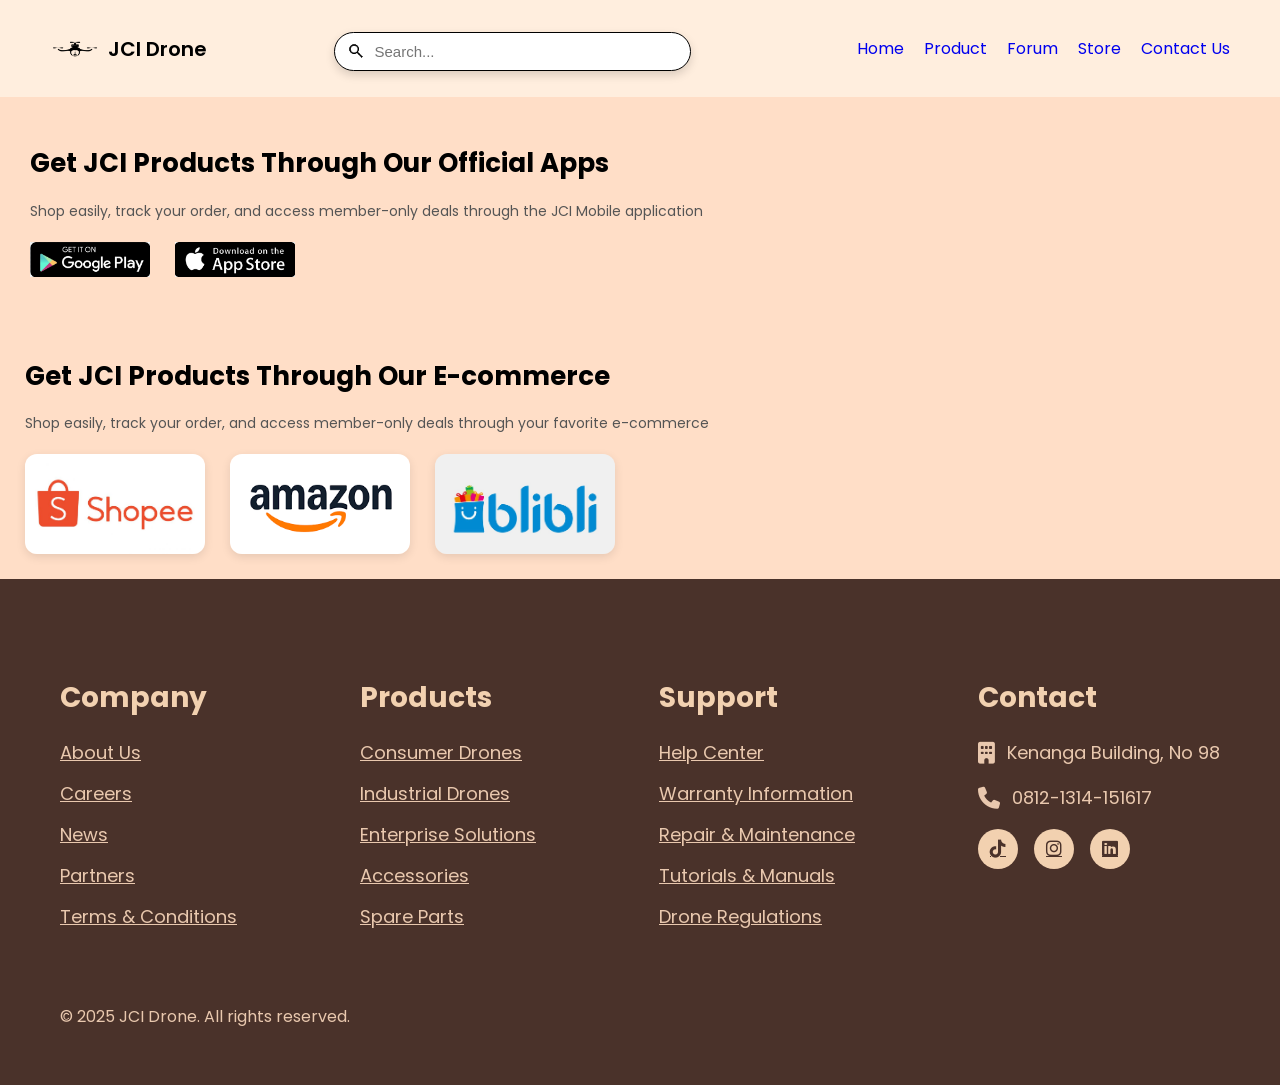
<file: store.html>
<!DOCTYPE html>
<html lang="en">
<head>
    <meta charset="UTF-8">
    <meta name="viewport" content="width=device-width, initial-scale=1.0">
    <title>Store - JCI Drone</title>

    <link rel="stylesheet" href="style.css">
    <link rel="stylesheet" href="https://cdnjs.cloudflare.com/ajax/libs/font-awesome/6.5.0/css/all.min.css">
    <link rel="preconnect" href="https://fonts.googleapis.com">
    <link rel="preconnect" href="https://fonts.gstatic.com" crossorigin>
    <link href="https://fonts.googleapis.com/css2?family=Poppins:ital,wght@0,100;0,200;0,300;0,400;0,500;0,600;0,700;0,800;0,900;1,100;1,200;1,300;1,400;1,500;1,600;1,700;1,800;1,900&display=swap" rel="stylesheet">

</head>
<body>
    <nav class="navbar">
        <a href="#" class="logo">
        <img src="Asset/logodronewbg.png" alt="logo" width="50">
        JCI Drone
        </a>

        <input type="text" placeholder="Search..." class="search-bar">

        <div class="toggle-menu" id="toggle-menu">
        <span></span>
        <span></span>
        <span></span>
        </div>

        <ul class="navbar-nav" id="navbar">
        <li><a href="index.html" class="nav">Home</a></li>
        <li><a href="product.html" class="nav">Product</a></li>
        <li><a href="forum.html" class="nav">Forum</a></li>
        <li><a href="store.html" class="nav">Store</a></li>
        <li><a href="contactus.html" class="nav">Contact Us</a></li>
        </ul>
    </nav>

    <div class="download-section">
        <div class="left-column">
            <h1>Get <span>JCI Products</span> Through Our Official Apps</h1>
            <p>Shop easily, track your order, and access member-only deals through the JCI Mobile application</p>
            <div class="store-buttons">
                <a href="#">
                    <img src="Asset/googleplay.jpg" alt="Get it on Google Play">
                </a>
                <a href="#">
                    <img src="Asset/appstore.jpg" alt="Download on the App Store">
                </a>
            </div>
        </div>
    </div>

    <div class="e-commerce">
        <div class="left-column">
            <h1>Get <span>JCI Products</span> Through Our E-commerce</h1>
            <p>Shop easily, track your order, and access member-only deals through your favorite e-commerce</p>
            
            <div class="store-buttons">
                <a href="#">
                    <div class="store-box">
                        <img src="Asset/logo shopee.jpg" alt="Shopee">
                    </div>
                </a>
                <a href="#">
                    <div class="store-box">
                        <img src="Asset/logo amazon.png" alt="Amazon">
                    </div>
                </a>
                <a href="#">
                    <div class="store-box">
                        <img src="Asset/icon blibli.jpg" alt="Blibli">
                    </div>
                </a>
            </div>
        </div>
    </div>

    <footer class="footer">
        <div class="footer-container">
            <div class="footer-column">
                <h3>Company</h3>
                <a href="#">About Us</a>
                <a href="#">Careers</a>
                <a href="#">News</a>
                <a href="#">Partners</a>
                <a href="#">Terms & Conditions</a>
            </div>

            <div class="footer-column">
                <h3>Products</h3>
                <a href="#">Consumer Drones</a>
                <a href="#">Industrial Drones</a>
                <a href="#">Enterprise Solutions</a>
                <a href="#">Accessories</a>
                <a href="#">Spare Parts</a>
            </div>

            <div class="footer-column">
                <h3>Support</h3>
                <a href="#">Help Center</a>
                <a href="#">Warranty Information</a>
                <a href="#">Repair & Maintenance</a>
                <a href="#">Tutorials & Manuals</a>
                <a href="#">Drone Regulations</a>
            </div>

            <div class="footer-column contact">
                <h3>Contact</h3>

                <div class="contact-item">
                    <i class="fas fa-building"></i>
                    <span>Kenanga Building, No 98</span>
                </div>

                <div class="contact-item">
                    <i class="fas fa-phone"></i>
                    <span>0812-1314-151617</span>
                </div>

                <div class="social-icons">
                    <a href="#"><i class="fab fa-tiktok"></i></a>
                    <a href="#"><i class="fab fa-instagram"></i></a>
                    <a href="#"><i class="fab fa-linkedin"></i></a>
                </div>
            </div>
        </div>
        
        <p class="copyright">© 2025 JCI Drone. All rights reserved.</p>
    </footer>

    <script src="main.js"></script>
    
</body>
</html>
</file>
<file: style.css>
<<<<<<< HEAD
*{
    margin: 0;
    padding: 0;
    box-sizing: border-box;
}

.navbar{
    background-color: #ffeede;
    display: flex;
    justify-content: space-between;
    align-items: center;
    gap: 50px;
    padding: 20px 50px;
    position: relative;
    z-index: 9999;
}

a {
    text-decoration: none;
}

.logo {
    display: flex;
    align-items: center;
    gap: 8px;
    font-family: "Poppins", sans-serif;
    font-size: 20px;
    font-weight: 600;
    color: black;
}

.search-bar {
    padding: 10px 15px 10px 40px;
    width: 300px;
    border-radius: 30px;
    border: 1px solid #000;
    outline: none;
    background: url('Asset/iconSearch.png') no-repeat 12px center;
    background-color: white;
    background-size: 18px;
    box-shadow: 0 4px 10px rgba(0,0,0,0.15);
    margin-top: 5px;
}

.navbar-nav {
    list-style: none;
    display: flex;
    align-items: center;
    gap: 20px;
}

.toggle-menu{
    display: none;
}

.hero-section {
    display: flex;
    align-items: center;
    justify-content: space-between;
    padding: 5rem 9%;
    min-height: 80vh;
    position: relative;

    background-image: url('Asset/background.jpg');
    background-size: cover;
    background-position: center;
    position: relative;
    z-index: 1;
}

.hero-section::after {
    content: "";
    position: absolute;
    inset: 0;
    background: rgba(255, 232, 212, 0.4);
    backdrop-filter: blur(1px);
    z-index: 1;
}

.hero-left{
    width: 50%;
    position: relative;
    z-index: 2;
}

.circle-bg {
    width: 410px;
    height: 410px;
    background: rgba(255,255,255,0.25);
    border-radius: 50%;
    position: absolute;
    left: 50px;
    top: 50%;
    transform: translateY(-50%);
}

.hero-drone {
  position: absolute;
  left: -100px;
  top: 55%;
  transform: translateY(-50%);
  width: 600px;
  object-fit: contain;
  z-index: 3;
}

.hero-right {
  width: 50%;
  z-index: 2;
  padding-left: 2rem;
  color: #222;
}

.hero-right h1 {
  font-size: 3rem;
  font-weight: 700;
  margin-bottom: 1rem;
}

.hero-right p {
  font-size: 1.2rem;
  max-width: 450px;
  margin-bottom: 2rem;
}

.btn-primary {
    background: #d46565;
    padding: 12px 25px;
    border-radius: 12px;
    color: white;
    font-weight: 600;
    margin-right: 15px;
}

.btn-secondary {
    background: white;
    border: 1px solid #483129;
    padding: 12px 25px;
    border-radius: 12px;
    font-weight:600;
}

body {
    margin: 0;
    background: #ffdec7;
    font-family: "Poppins", sans-serif;
    align-items: center;
}

.card-container{
  display: grid;
  grid-template-columns: repeat(4, 1fr); 
  gap: 25px;
  max-width: 1200px;
  margin: 40px auto 80px auto;
  padding: 0 20px;

}

.card {
  background-color: #d46565;
  border-radius: 12px;
  padding: 20px;
  box-shadow: 0px 4px 10px rgba(0,0,0,0.1);
  color: white;
}

.card-content{
  padding: 10px;
}

.card-content h3{
  font-size: 28px;
  margin-bottom: 8px;
}

.card-content p {
  color: white;
  font-size: 15px;
  line-height: 1.3;
}

.header-brand{
  width: 100%;
  display: flex;
  justify-content: center;
  align-items: center;     
  text-align: center;
  font-family: "Poppins", sans-serif;
}

.logo-scroll {
  overflow: hidden;
  width: 100%;
  background: #FFEAE0;
  padding: 20px 0;
}

.scroll-track {
  display: flex;
  gap: 80px;
  animation: scroll 15s linear infinite;
}

.scroll-track img {
  width: 120px;
  height: auto;
  opacity: .9;
  transition: .2s;
}

.scroll-track img:hover {
  transform: scale(1.1);
  opacity: 1;
}

@keyframes scroll {
  0% { transform: translateX(0); }
  100% { transform: translateX(-50%); }
}


.image-slider {
  width: 100%;
  height: 400px;
  position: relative;
}

.image-slider img {
  width: 100%;
  height: 100%;
  object-fit: cover;
  transition: .3s;
}

.image-slider button {
  position: absolute;
  top: 50%;
  transform: translateY(-50%);
  padding: 12px 16px;
  background: rgba(0,0,0,.3);
  border: none;
  color: white;
  font-size: 25px;
  cursor: pointer;
  border-radius: 8px;
}

.prev {
    left: 20px;
}

.next{
    right: 20px;
}

.left-content {
    max-width: 420px;
    flex: 1;
}

.left-content h2 {
    font-size: 42px;
    line-height: 1.2;
    color: #000;
}

.left-content h2 span {
    color: #9c6aa0;
    font-weight: 600;
}

.subtitle {
    margin-top: 25px;
    font-size: 20px;
    color: #444;
}

.explore-btn {
    display: inline-block;
    margin-top: 30px;
    background: #e38f8c;
    padding: 16px 40px;
    border-radius: 20px;
    color: white;
    font-size: 20px;
    text-decoration: none;
    transition: 0.3s;
}

.explore-btn:hover {
    background: #d27674;
}

.product-slider {
    display: flex;
    overflow-x: auto;
    gap: 50px;
    scroll-snap-type: x mandatory;
    padding-bottom: 20px;
    width: 60%;
    flex: 1;
}

.product-slider::-webkit-scrollbar {
    display: none;
}

/* ====== PRODUCT ITEM ====== */
.product-item {
    text-align: center;
    scroll-snap-align: center;
    min-width: 350px;
}

.product-circle {
    background: #f8e9df;
    width: 350px;
    height: 350px;
    border-radius: 50%;
    display: flex;
    justify-content: center;
    align-items: center;
    overflow: hidden;
    transition: 0.3s ease;
}

.product-circle img {
    width: 75%;
    transition: 0.4s ease;
}

.product-circle:hover {
    transform: scale(1.05);
    box-shadow: 0 10px 25px rgba(0,0,0,0.15);
}

.product-circle:hover img {
    transform: scale(1.15);
}

.product-item h3 {
    margin-top: 20px;
    font-size: 28px;
    font-weight: 600;
}

.price {
    font-size: 22px;
    color: #333;
}

.plus-btn {
    font-size: 48px;
    margin-top: 10px;
    cursor: pointer;
    transition: 0.3s;
}

.plus-btn:hover {
    transform: scale(1.2);
}

.aerial-section {
    display: flex;
    justify-content: space-between;
    align-items: center;
    gap: 50px;
    padding: 80px 9%;
}

.know-section {
    background: #f7d8c7;
    padding: 70px 80px;
}

.know-title {
    text-align: center;
    font-size: 36px;
    font-weight: 700;
    margin-bottom: 50px;
}

.know-content {
    display: flex;
    align-items: center;
    gap: 50px;
}

.know-left {
    text-align: center;
    width: 35%;
}

.know-icon {
    width: 260px;
    max-width: 100%;
    filter: brightness(0);
}

.know-left h3 {
    font-size: 28px;
    margin-top: 15px;
    font-weight: 700;
}

.know-right {
    width: 65%;
}

.know-right p {
    font-size: 24px;
    line-height: 1.55;
    color: #333;
}

.expertise-section {
    background: #f7d8c7;
    padding: 60px 40px;
}

.expertise-title {
    text-align: center;
    font-size: 36px;
    font-weight: 700;
    margin-bottom: 40px;
}

.expertise-slider {
    display: flex;
    overflow-x: auto;
    gap: 30px;
    scroll-snap-type: x mandatory;
    padding-bottom: 20px;
}

.expertise-slider::-webkit-scrollbar {
    display: none;
}

.expertise-item {
    min-width: 280px;
    height: 350px;
    scroll-snap-align: center;
    border-radius: 10px;
    overflow: hidden;
    cursor: pointer;
    transition: 0.3s ease;
}

.expertise-item img {
    width: 100%;
    height: 100%;
    object-fit: cover;
    transition: 0.3s;
}

.expertise-item:hover img {
    transform: scale(1.08);
}

.modal {
    position: fixed;
    top: 0;
    left: 0;
    width: 100%;
    height: 100%;
    display: none;
    justify-content: center;
    align-items: center;
    background: rgba(0,0,0,0.6);
    backdrop-filter: blur(3px);
    z-index: 999;
}

.modal-content {
    width: 80%;
    max-width: 500px;
    background: white;
    padding: 25px;
    border-radius: 14px;
    text-align: center;
    animation: popIn 0.3s ease;
}

@keyframes popIn {
    from { transform: scale(0.7); opacity: 0; }
    to { transform: scale(1); opacity: 1; }
}

.close {
    font-size: 32px;
    float: right;
    cursor: pointer;
    margin-top: -10px;
}

.join-community {
    background: #87567A;
    padding: 80px 60px;
}

.join-wrapper {
    display: flex;
    align-items: center;
    justify-content: space-between;
    gap: 40px;
    max-width: 1300px;
    margin: auto;
    flex-direction: row-reverse;
}

.join-left img {
    width: 100%;
    max-width: 520px;
    object-fit: cover;
}

.join-right {
    color: white;
    max-width: 550px;
}

.join-right h2 {
    font-size: 46px;
    font-weight: 700;
    margin-bottom: 20px;
}

.join-right p {
    font-size: 20px;
    line-height: 1.6;
    margin-bottom: 35px;
}

.join-btn {
    display: inline-block;
    background: #F3A9A1;
    color: #4a2f3f;
    padding: 16px 40px;
    border-radius: 30px;
    font-size: 20px;
    font-weight: 600;
    text-decoration: none;
    transition: 0.3s ease;
}

.join-btn:hover {
    background: #f8b8b0;
}

.footer {
    background: #4A322A;
    padding: 70px 60px 40px;
    color: #E9C8AE;
    font-family: 'Poppins', sans-serif;
}

.footer-container {
    display: flex;
    justify-content: space-between;
    flex-wrap: wrap;
    max-width: 1300px;
    margin: auto;
    gap: 60px;
}

.footer-column h3 {
    font-size: 28px;
    font-weight: 700;
    margin-bottom: 20px;
    color: #F2D1B0;
}

.footer-column a {
    display: block;
    margin-bottom: 14px;
    color: #E9C8AE;
    text-decoration: underline;
    font-size: 18px;
    transition: 0.25s ease;
}

.footer-column a:hover {
    color: #ffffff;
}

.contact-item {
    display: flex;
    align-items: center;
    gap: 12px;
    margin-bottom: 18px;
    font-size: 18px;
}

.contact-item i {
    font-size: 22px;
}

.social-icons {
    display: flex;
    gap: 16px;
    margin-top: 10px;
}

.social-icons a {
    width: 40px;
    height: 40px;
    background: #F2D1B0;
    color: #4A322A;
    display: flex;
    justify-content: center;
    align-items: center;
    border-radius: 50%;
    font-size: 18px;
    transition: 0.3s ease;
}

.social-icons a:hover {
    transform: scale(1.1);
    background: #fff2e6;
}

.footer .copyright {
    text-align: left;
    margin-top: 60px;
    font-size: 16px;
    color: #E9C8AE;
}

.info-item i {
    margin-right: 10px;
    color: #444;
    font-size: 18px;
}

/* .contact-container {
    display: flex;
    min-height: 100vh;
}

.contact-left {
    width: 50%;
    padding: 70px 60px;
}

.contact-left h1 {
    font-size: 55px;
    margin: 0;
}

.contact-left p {
    font-size: 20px;
    margin-top: 15px;
}

.info-item {
    margin-top: 18px;
    font-size: 18px;
}

.sub-title {
    margin-top: 40px;
    font-size: 28px;
}

.sub-desc {
    font-size: 18px;
    margin-top: 8px;
}

.contact-right {
    width: 50%;
    background: #7B4F73;
    color: white;
    padding: 60px;
    border-radius: 30px 0 0 30px;
}

.contact-right h2 {
    font-size: 45px;
    margin: 0;
}

.contact-right p {
    margin-top: 10px;
    font-size: 20px;
    opacity: 0.9;
}

form {
    margin-top: 35px;
}

.row {
    display: flex;
    gap: 15px;
}

input, select, textarea {
    width: 100%;
    padding: 14px;
    border-radius: 12px;
    border: none;
    margin-top: 18px;
    font-size: 16px;
    font-family: inherit;
}

textarea {
    height: 140px;
    resize: none;
}

.tos {
    display: flex;
    align-items: center;
    margin-top: 15px;
}

.submit-btn {
    width: 100%;
    margin-top: 22px;
    padding: 16px;
    background: #F3B8A4;
    color: #000;
    font-weight: bold;
    border-radius: 14px;
    border: none;
    cursor: pointer;
    font-size: 17px;
}

.submit-btn:hover {
    opacity: 0.9;
}

.tos-info {
    margin-top: 15px;
    font-size: 14px;
    opacity: 0.8;
} */

/* .contact-container {
    display: flex;
    justify-content: space-between;
    gap: 40px;
}

/* LEFT SIDE */
/* .left-side {
    width: 45%;
} */

/* .left-side h1 {
    font-size: 50px;
    font-weight: 700;
}

.left-side p {
    margin: 10px 0 20px;
    font-size: 16px;
}

.info {
    margin-bottom: 12px;
    font-size: 16px;
    display: flex;
    align-items: center;
    gap: 10px;
}

.info i {
    font-size: 18px;
}

.sub-info {
    margin-top: 40px;
    display: flex;
    justify-content: space-between;
}

.sub-info div {
    width: 45%;
}

.sub-info h3 {
    font-size: 20px;
    margin-bottom: 8px;
}

/* FORM BOX */
/* .form-box {
    width: 45%;
    background: #744b75;
    padding: 40px;
    border-radius: 25px;
    color: white;
} */

/* .form-box h2 {
    font-size: 35px;
}

.row {
    display: flex;
    gap: 15px;
    margin-top: 20px;
}

.row.single {
    flex-direction: column;
}

input, textarea {
    width: 100%;
    padding: 15px;
    border-radius: 30px;
    border: none;
    font-size: 15px;
} */

/* textarea {
    border-radius: 20px;
    height: 120px;
    margin-top: 20px;
}

.char-count {
    text-align: right;
    margin-top: 5px;
    font-size: 13px;
} */

/* .check {
    display: flex;
    align-items: center;
    gap: 10px;
    margin: 20px 0;
} */

/* .submit-btn {
    width: 100%;
    padding: 15px;
    border-radius: 30px;
    border: none;
    background: #f4b7a1;
    font-size: 18px;
    cursor: pointer;
    margin-top: 10px;
} */

/* .result {
    margin-top: 15px;
    font-weight: 600;
    text-align: center;
    display: block; 
    min-height: 20px; 
}  */

.contact-wrapper {
    display: flex;
    gap: 40px;
    max-width: 1200px;
    padding: 40px;
    margin: auto;
}

.contact-info {
    width: 45%;
}

.contact-info h1 {
    font-size: 36px;
    font-weight: 700;
}

.info-item {
    margin: 12px 0;
    font-size: 16px;
    display: flex;
    align-items: center;
    gap: 10px;
}

.highlight-box {
    background: #f0f5ff;
    padding: 18px;
    border-radius: 10px;
    margin-top: 20px;
}

.contact-card {
    width: 55%;
    padding: 30px;
    background: white;
    border-radius: 14px;
    box-shadow: 0 4px 15px rgba(0,0,0,0.1);
}

.input-group {
    margin-bottom: 15px;
    display: flex;
    flex-direction: column;
}

.input-group label {
    font-size: 14px;
    margin-bottom: 5px;
}

input, textarea {
    padding: 12px;
    border-radius: 8px;
    border: 1px solid #ccc;
    font-size: 15px;
}

textarea {
    height: 120px;
    resize: none;
}

.char-count {
    text-align: right;
    font-size: 13px;
    color: #666;
}

.checkbox {
    display: flex;
    align-items: center;
    gap: 8px;
    margin: 12px 0;
}

.btn-send {
    width: 100%;
    padding: 12px;
    background: #1a1a1a;
    color: white;
    font-size: 16px;
    border-radius: 8px;
    border: none;
    cursor: pointer;
}

.result {
    margin-top: 12px;
    font-weight: 600;
}

.warning {
  color: red;
  font-size: 12px;
  margin-top: 5px;
  display: block;
}


.location-section {
    background: #f8d2b7;
    padding: 80px 6%;
}

.location-container {
    display: flex;
    align-items: center;
    justify-content: space-between;
    gap: 60px;
    flex-wrap: wrap;
}

.map-box {
    flex: 1;
    min-width: 330px;
}

.map-box iframe {
    width: 100%;
    height: 420px;
    border: 0;
    border-radius: 25px;
    box-shadow: 0px 4px 20px rgba(0,0,0,0.1);
}

.location-text {
    flex: 1;
    min-width: 300px;
}

.location-text h3 {
    font-size: 22px;
    font-weight: 500;
    margin-bottom: 10px;
}

.location-text h1 {
    font-size: 42px;
    font-weight: 800;
    margin-bottom: 30px;
}

.see-map-btn {
    display: inline-block;
    background: white;
    padding: 15px 35px;
    border-radius: 50px;
    color: black;
    font-size: 18px;
    font-weight: 600;
    border: 2px solid #d4c4b9;
    transition: 0.25s ease;
}

.see-map-btn:hover {
    transform: translateY(-3px);
    box-shadow: 0px 6px 15px rgba(0,0,0,0.15);
}

.download-section {
  display: flex;
  justify-content: space-between;
  align-items: center;
  padding: 30px;
  gap: 15px;
}

.left-column h2 {
  font-size: 20px;
}

.left-column p {
  font-size: 14px;
  color: #555;
}

.store-buttons {
    display: flex;
    gap: 15px;
    flex-wrap: wrap;
}

.store-buttons img {
  width: 120px;
  cursor: pointer;
  transition: 0.2s;
}

.store-buttons img:hover {
  transform: scale(1.03);
}

.mockup {
  width: 60%;        
  max-width: 220px;  
}

.e-commerce {
    display: flex;
    align-items: center;
    padding: 25px;
}

.left-column h1 {
    font-size: 26px;
}

.left-column p {
    font-size: 14px;
    color: #555;
}

.store-buttons {
    margin-top: 20px;
    display: flex;
    gap: 25px;
    flex-wrap: wrap; 
}

.store-box {
    width: 180px;
    height: 100px;         
    border-radius: 12px;
    overflow: hidden;      
    cursor: pointer;
    box-shadow: 0 3px 10px rgba(0,0,0,0.1);
    transition: 0.2s;
}

.store-box img {
    width: 100%;
    height: 100%;
    object-fit: cover;    
}

.store-box span {
    font-size: 14px;
    font-weight: 600;
    color: #333;
}

.product-hero {
    position: relative;
    height: 100vh;
    overflow: hidden;
}

.hero-bg {
    background: url("bg.jpg") center/cover no-repeat;
    width: 100%;
    height: 100%;
    filter: brightness(80%);
    position: absolute;
}

.drone-slider {
    position: absolute;
    width: 70%;
    height: 70%;
    top: 50%;
    left: 50%;
    transform: translate(-50%, -50%);
    border-radius: 50%;
    background: rgba(255, 255, 255, 0.22);
    backdrop-filter: blur(5px);
    display: flex;
    justify-

.drone {
    position: absolute;
    width: 330px;
    opacity: 0;
    animation: slideCycle 0.9s infinite ease-in-out;
}

.d1 { animation-delay: 0s; }
.d2 { animation-delay: 0.3s; }
.d3 { animation-delay: 0.6s; }

@keyframes slideCycle {
    0% {
        transform: translateX(-250px) scale(0.3);
        opacity: 0;
    }
    20% {
        opacity: 1;
        transform: translateX(-100px) scale(0.6);
    }
    50% {
        opacity: 1;
        transform: translateX(0) scale(1);
    }
    80% {
        opacity: 1;
        transform: translateX(120px) scale(0.6);
    }
    100% {
        opacity: 0;
        transform: translateX(250px) scale(0.3);
    }
}
content: center;
    align-items: center;
}


.product-hero {
  position: relative;
  padding: 80px 0;
  overflow: hidden;
  background: #8b597b;
  color: #fff;
  font-family: "Inter", sans-serif;
}

.hero-inner {
  max-width: 1300px;
  margin: 0 auto;
  padding: 0 40px;
  display: flex;
  align-items: center;
  justify-content: space-between;
  gap: 60px;
}

.hero-media {
  flex: 1;
  position: relative;
}

.media-stage {
  position: relative;
}

.media-item.main {
  width: 100%;
  max-width: 580px;
  display: block;
  filter: drop-shadow(0 20px 40px rgba(0,0,0,0.6));
  animation: float 5s ease-in-out infinite;
}

.media-item.accent {
  position: absolute;
  width: 180px;
  opacity: 0.3;
  filter: blur(2px);
  animation: accentFloat 6s ease-in-out infinite;
}

.media-item.accent.a1 { top: -40px; right: -40px; }
.media-item.accent.a2 { bottom: -40px; left: -40px; }

@keyframes float {
  0%,100% { transform: translateY(0); }
  50% { transform: translateY(-12px); }
}

@keyframes accentFloat {
  0%,100% { transform: translateY(0) rotate(0deg); }
  50% { transform: translateY(10px) rotate(3deg); }
}

.hero-content {
  flex: 1;
}

.kicker {
  font-size: 14px;
  letter-spacing: 1.5px;
  color: white;
  text-transform: uppercase;
  display: block;
  margin-bottom: 8px;
}

.hero-title {
  font-size: 48px;
  font-weight: 700;
  margin-bottom: 20px;
  line-height: 1.1;
}

.hero-lead {
  font-size: 18px;
  color: #dfe3e6;
  margin-bottom: 24px;
  max-width: 420px;
}


.hero-features {
  display: flex;
  gap: 14px;
  margin: 24px 0;
  padding: 0;
  list-style: none;
}

.hero-features li {
  padding: 6px 12px;
  background: rgba(255,255,255,0.08);
  border-radius: 8px;
  font-size: 14px;
  backdrop-filter: blur(6px);
}

.hero-ctas {
  margin: 30px 0 20px;
  display: flex;
  gap: 16px;
}

.btn {
  padding: 12px 26px;
  border-radius: 10px;
  font-weight: 600;
  text-decoration: none;
  transition: 0.25s ease;
  display: inline-block;
}

.btn-primary {
  background: #efa3a0;
  color: #000;
}

.btn-primary:hover {
  background: #efa3a0;
}

.btn-outline {
  border: 1px solid #efa3a0;
  color: #efa3a0;
}

.btn-outline:hover {
  background: rgba(77,208,255,0.15);
}

.hero-meta {
  margin-top: 16px;
  font-size: 15px;
  opacity: 0.85;
  display: flex;
  gap: 18px;
}

.hero-meta .price {
  font-weight: 700;
}

.hero-decor .shape {
  position: absolute;
  border-radius: 50%;
  filter: blur(80px);
}

.shape-1 {
  width: 300px;
  height: 300px;
  background: #4dd0ff30;
  top: -140px;
  left: -120px;
}

.shape-2 {
  width: 260px;
  height: 260px;
  background: #4dd0ff20;
  bottom: -100px;
  right: -80px;
}

.product-section {
    padding: 40px 80px;
    text-align: center;
}

.product-section h1 {
    font-size: 42px;
    margin: 0;
    font-weight: 700;
}

.product-section h1 span {
    color: #a06dd4;
}

.subtitle {
    margin-top: 10px;
    color: #444;
    font-size: 18px;
}

.category-buttons {
    margin: 30px 0;
    display: flex;
    gap: 15px;
    justify-content: center;
    flex-wrap: wrap;
    position: relative;
    z-index: 20;
}

.cat-btn {
    padding: 12px 28px;
    font-size: 16px;
    border: 2px solid #333;
    background: white;
    border-radius: 40px;
    cursor: pointer;
    transition: 0.3s;
    position: relative;
    z-index: 10;
}

.cat-btn.active {
    background: #5c3d2e;
    color: white;
    border-color: #5c3d2e;
}

.cat-btn:hover {
    transform: scale(1.05);
}

.product-grid {
    margin-top: 30px;
    display: grid;
    grid-template-columns: repeat(auto-fit, minmax(310px, 1fr));
    gap: 25px;
}

.product-card {
    position: relative;
    overflow: visible;
    background: #f1b9a7;
    padding: 25px;
    border-radius: 20px;
    display: flex;
    flex-direction: column;
    align-items: center;
}

.product-card img {
    width: 70%;
    margin: 20px 0;
}

.product-card .type {
    color: #333;
    margin: 0;
}

.product-actions {
    position: absolute;
    bottom: 15px;
    left: 50%;
    transform: translateX(-50%);
    display: flex;
    gap: 10px;
    opacity: 0;
    pointer-events: none;
    transition: 0.3s ease;
    z-index: 50; 
}

.product-card:hover .product-actions {
    opacity: 1;
    pointer-events: auto;
}

.product-card img {
    position: relative;
    z-index: 10;   
}

.detail-btn,
.buy-btn {
    padding: 8px 18px;
    border-radius: 8px;
    border: none;
    cursor: pointer;
}

.detail-btn {
    background: #333;
    color: #fff;
}

.buy-btn {
    background: #ff8800;
    color: #fff;
}

.product-card .price {
    font-weight: 700;
    margin: 8px 0;
}

.actions {
    margin-top: 15px;
    display: flex;
    gap: 15px;
}

.detail,
.buy {
    padding: 10px 25px;
    border-radius: 35px;
    border: none;
    cursor: pointer;
    font-size: 15px;
}

.detail {
    background: white;
    border: 2px solid #333;
}

.buy {
    background: #5c3d2e;
    color: white;
}

.forum
 {
    background: #F2B7A0;
    padding: 70px 0;
    text-align: center;
}

.forum-header h1 {
    font-size: 60px;
    margin: 0;
    font-weight: 700;
    text-align: center;
    display: flex;
    flex-direction: column;
    align-items: center;
    background-color: #efa3ae;
}

.forum-header p {
    font-size: 20px;
    margin-top: 10px;
    text-align: center;
}

.favorite-discussion {
    padding: 60px 40px;
    background: #FCE0C7;
}

.favorite-discussion h2 {
    text-align: center;
    font-size: 32px;
    margin-bottom: 35px;
}

.discussion-scroll {
    display: flex;
    gap: 25px;
    overflow-x: auto;
    padding-bottom: 20px;
    scroll-snap-type: x mandatory;
}

.discussion-scroll::-webkit-scrollbar {
    height: 7px;
}
.discussion-scroll::-webkit-scrollbar-thumb {
    background: #cbb29f;
    border-radius: 10px;
}

.discussion-card {
    min-width: 430px;
    background: #fff;
    padding: 25px;
    border-radius: 22px;
    border: 2px solid #b89e8c;
    scroll-snap-align: start;
    position: relative;
}

.user-info {
    display: flex;
    align-items: center;
    gap: 15px;
}

.user-info img {
    width: 60px;
    height: 60px;
    border-radius: 50%;
    object-fit: cover;
    background: #ddd;
}

.user-info h4 {
    margin: 0;
    font-size: 18px;
    font-weight: 600;
}

.meta {
    display: flex;
    gap: 15px;
    font-size: 14px;
    color: #777;
}

.meta span {
    display: flex;
    align-items: center;
    gap: 4px;
}

.date {
    font-size: 13px;
    color: #888;
}

.discussion-card h3 {
    margin-top: 20px;
    font-size: 22px;
    font-weight: 700;
}


.desc {
    margin-top: 8px;
    font-size: 16px;
    color: #444;
}

.comment-count {
    position: absolute;
    right: 25px;
    bottom: 20px;
    font-size: 15px;
    display: flex;
    align-items: center;
    gap: 5px;
    color: #555;
}

.forum-actions {
    padding: 30px 40px;
    display: flex;
    justify-content: space-between;
    align-items: center;
    background: #FFF9F4;
    border-top: 1px solid #e6d2c4;
    flex-wrap: wrap;
    gap: 20px;
}


.make-post-btn {
    background: #F2B7A0;
    border: none;
    padding: 12px 22px;
    border-radius: 12px;
    font-size: 16px;
    display: flex;
    align-items: center;
    gap: 8px;
    cursor: pointer;
    font-weight: 600;
    transition: 0.3s;
}

.make-post-btn:hover {
    background: #e5a28a;
}

.make-post-btn .material-symbols-rounded {
    font-size: 20px;
}

.actions-right {
    display: flex;
    gap: 25px;
    flex-wrap: wrap;
}

.filter-box {
    display: flex;
    flex-direction: column;
    font-size: 14px;
}

.filter-box label {
    margin-bottom: 5px;
    color: #444;
    font-weight: 500;
}

.filter-box select {
    padding: 10px 14px;
    border-radius: 10px;
    border: 1px solid #c8b4a1;
    font-size: 15px;
    outline: none;
    background-color: white;
}


.forum-post-list {
    padding: 4px;
    background: #FFF4EB;
}

.post-card {
    background: #fff;
    border-radius: 18px;
    padding: 22px;
    border: 2px solid #d6c0ad;
    margin-bottom: 25px;
}

.post-top {
    display: flex;
    align-items: center;
    gap: 15px;
}

.post-top img {
    width: 55px;
    height: 55px;
    border-radius: 50%;
    object-fit: cover;
}

.post-user h4 {
    margin: 0;
    font-size: 17px;
    display: flex;
    align-items: center;
    gap: 4px;
}

.post-user .verified {
    font-size: 18px;
    color: #2a6ff0;
}

.post-user .date {
    margin: 3px 0 0;
    font-size: 13px;
    color: #777;
}

.post-title {
    margin-top: 18px;
    font-size: 21px;
    font-weight: 700;
}

.post-desc {
    margin: 8px 0 15px;
    font-size: 15px;
    color: #555;
}

.post-bottom {
    display: flex;
    gap: 20px;
    font-size: 14px;
    color: #666;
}

.post-bottom span {
    display: flex;
    align-items: center;
    gap: 5px;
}



@media (max-width: 768px) {
    .forum-post-list {
        padding: 25px;
    }

    .post-card {
        padding: 18px;
    }

    .post-title {
        font-size: 18px;
    }

    .search-bar{
        display: none;
    }

    .toggle-menu{
        display: flex;
        flex-direction: column;
        gap: 8px;
        cursor: pointer;
    }

    .toggle-menu span{
        display: block;
        background-color: #000;
        height: 3px;
        width: 30px;
    }

    .navbar-nav {
        flex-direction: column;
        position: fixed;
        right: 0;
        top: -300px;
        width: 100%;
        padding: 30px 0;
        background: #ffeede;
        transition: .3s;
        z-index: 9999;
    }

    .navbar-nav.show {
        top: 70px;
    }

    .circle-bg,
    .hero-drone {
        position: relative;
        left: 50%;
        transform: translateX(-50%);
    }

    .circle-bg {
        width: 300px;
        height: 300px;
        margin: 8-px auto 0 auto;
        top: 0;
    }

    .hero-drone {
        width: 400px;
        margin-top: 70px;
        margin-left: -10px;
        top: 0;
    }

    .hero-section {
        flex-direction: column;
        text-align: center;
        padding: 3rem 5%;
    }

    .hero-left, .hero-right {
        width: 100%;
    }

    .card-container {
    grid-template-columns: repeat(2, 1fr);
    }

    .left-content h2 {
        font-size: 32px;
    }

    .subtitle {
        font-size: 18px;
    }

    .product-item {
        min-width: 280px;
    }

    .product-circle {
        width: 280px;
        height: 280px;
    }

    .product-item h3 {
        font-size: 22px;
    }

    .price {
        font-size: 18px;
    }

    .plus-btn {
        font-size: 38px;
    }

    .aerial-section {
        flex-direction: column;
        text-align: center;
        padding: 40px 5%;
    }

    .product-slider {
        width: 100%;
    }

    .left-content {
        max-width: 100%;
    }

    .left-content h2 {
        font-size: 32px;
    }

    .know-title {
        font-size: 30px;
    }

    .know-right p {
        font-size: 20px;
    }

    .know-icon {
        width: 200px;
    }

    .expertise-item {
        min-width: 220px;
        height: 280px;
    }

    .expertise-title {
        font-size: 30px;
    }

        .join-wrapper {
        flex-direction: column;
        text-align: center;
    }

    .join-right {
        max-width: 100%;
    }

    .join-btn {
        margin-top: 10px;
    }

    .footer {
        padding: 60px 30px 35px;
    }

    .footer-container {
        flex-direction: column;
        gap: 45px;
    }

    .footer .copyright {
        text-align: center;
        margin-top: 40px;
    }

    /* .contact-container {
        flex-direction: column;
    } */

    .contact-left, 
    .contact-right {
        width: 100%;
        border-radius: 0;
    }

    .location-container {
        flex-direction: column;
        text-align: center;
    }

    .location-text h1 {
        font-size: 32px;
    }

    .forum-header h1 {
        font-size: 40px;
        text-align: center;
    }
    .discussion-card {
        min-width: 85%;
    }

    /* .contact-container {
        flex-direction: column;
    }

    .left-side, .form-box {
        width: 100%;
    } */

    .contact-wrapper {
        flex-direction: column;
    }
    .contact-info, .contact-card {
        width: 100%;
    }

}

@media (max-width: 600px){

  .circle-bg {
    width: 220px;
    height: 220px;
  }

  .hero-drone {
    width: 200px;
  }

  .card-container {
    grid-template-columns: 1fr;
  }

  .card-content h3{
    font-size: 22px;
  }

  .card-content p {
    font-size: 14px;
  }
}
=======
*{
    margin: 0;
    padding: 0;
    box-sizing: border-box;
}

.navbar{
    background-color: #ffeede;
    display: flex;
    justify-content: space-between;
    align-items: center;
    gap: 50px;
    padding: 20px 50px;
    position: relative;
    z-index: 9999;
}

a {
    text-decoration: none;
}

.logo {
    display: flex;
    align-items: center;
    gap: 8px;
    font-family: "Poppins", sans-serif;
    font-size: 20px;
    font-weight: 600;
    color: black;
}

.search-bar {
    padding: 10px 15px 10px 40px;
    width: 300px;
    border-radius: 30px;
    border: 1px solid #000;
    outline: none;
    background: url('Asset/iconSearch.png') no-repeat 12px center;
    background-color: white;
    background-size: 18px;
    box-shadow: 0 4px 10px rgba(0,0,0,0.15);
    margin-top: 5px;
}

.navbar-nav {
    list-style: none;
    display: flex;
    align-items: center;
    gap: 20px;
}

.toggle-menu{
    display: none;
}

.hero-section {
    display: flex;
    align-items: center;
    justify-content: space-between;
    padding: 5rem 9%;
    min-height: 80vh;
    position: relative;

    background-image: url('Asset/background.jpg');
    background-size: cover;
    background-position: center;
    position: relative;
    z-index: 1;
}

.hero-section::after {
    content: "";
    position: absolute;
    inset: 0;
    background: rgba(255, 232, 212, 0.4);
    backdrop-filter: blur(1px);
    z-index: 1;
}

.hero-left{
    width: 50%;
    position: relative;
    z-index: 2;
}

.circle-bg {
    width: 410px;
    height: 410px;
    background: rgba(255,255,255,0.25);
    border-radius: 50%;
    position: absolute;
    left: 50px;
    top: 50%;
    transform: translateY(-50%);
}

.hero-drone {
  position: absolute;
  left: -100px;
  top: 55%;
  transform: translateY(-50%);
  width: 600px;
  object-fit: contain;
  z-index: 3;
}

.hero-right {
  width: 50%;
  z-index: 2;
  padding-left: 2rem;
  color: #222;
}

.hero-right h1 {
  font-size: 3rem;
  font-weight: 700;
  margin-bottom: 1rem;
}

.hero-right p {
  font-size: 1.2rem;
  max-width: 450px;
  margin-bottom: 2rem;
}

.btn-primary {
    background: #d46565;
    padding: 12px 25px;
    border-radius: 12px;
    color: white;
    font-weight: 600;
    margin-right: 15px;
}

.btn-secondary {
    background: white;
    border: 1px solid #483129;
    padding: 12px 25px;
    border-radius: 12px;
    font-weight:600;
}

body {
    margin: 0;
    background: #ffdec7;
    font-family: "Poppins", sans-serif;
    align-items: center;
}

.card-container{
  display: grid;
  grid-template-columns: repeat(4, 1fr); 
  gap: 25px;
  max-width: 1200px;
  margin: 40px auto 80px auto;
  padding: 0 20px;

}

.card {
  background-color: #d46565;
  border-radius: 12px;
  padding: 20px;
  box-shadow: 0px 4px 10px rgba(0,0,0,0.1);
  color: white;
}

.card-content{
  padding: 10px;
}

.card-content h3{
  font-size: 28px;
  margin-bottom: 8px;
}

.card-content p {
  color: white;
  font-size: 15px;
  line-height: 1.3;
}

.header-brand{
  width: 100%;
  display: flex;
  justify-content: center;
  align-items: center;     
  text-align: center;
  font-family: "Poppins", sans-serif;
}

.logo-scroll {
  overflow: hidden;
  width: 100%;
  background: #FFEAE0;
  padding: 20px 0;
}

.scroll-track {
  display: flex;
  gap: 80px;
  animation: scroll 15s linear infinite;
}

.scroll-track img {
  width: 120px;
  height: auto;
  opacity: .9;
  transition: .2s;
}

.scroll-track img:hover {
  transform: scale(1.1);
  opacity: 1;
}

@keyframes scroll {
  0% { transform: translateX(0); }
  100% { transform: translateX(-50%); }
}


.image-slider {
  width: 100%;
  height: 400px;
  position: relative;
}

.image-slider img {
  width: 100%;
  height: 100%;
  object-fit: cover;
  transition: .3s;
}

.image-slider button {
  position: absolute;
  top: 50%;
  transform: translateY(-50%);
  padding: 12px 16px;
  background: rgba(0,0,0,.3);
  border: none;
  color: white;
  font-size: 25px;
  cursor: pointer;
  border-radius: 8px;
}

.prev {
    left: 20px;
}

.next{
    right: 20px;
}

.left-content {
    max-width: 420px;
    flex: 1;
}

.left-content h2 {
    font-size: 42px;
    line-height: 1.2;
    color: #000;
}

.left-content h2 span {
    color: #9c6aa0;
    font-weight: 600;
}

.subtitle {
    margin-top: 25px;
    font-size: 20px;
    color: #444;
}

.explore-btn {
    display: inline-block;
    margin-top: 30px;
    background: #e38f8c;
    padding: 16px 40px;
    border-radius: 20px;
    color: white;
    font-size: 20px;
    text-decoration: none;
    transition: 0.3s;
}

.explore-btn:hover {
    background: #d27674;
}

.product-slider {
    display: flex;
    overflow-x: auto;
    gap: 50px;
    scroll-snap-type: x mandatory;
    padding-bottom: 20px;
    width: 60%;
    flex: 1;
}

.product-slider::-webkit-scrollbar {
    display: none;
}

/* ====== PRODUCT ITEM ====== */
.product-item {
    text-align: center;
    scroll-snap-align: center;
    min-width: 350px;
}

.product-circle {
    background: #f8e9df;
    width: 350px;
    height: 350px;
    border-radius: 50%;
    display: flex;
    justify-content: center;
    align-items: center;
    overflow: hidden;
    transition: 0.3s ease;
}

.product-circle img {
    width: 75%;
    transition: 0.4s ease;
}

.product-circle:hover {
    transform: scale(1.05);
    box-shadow: 0 10px 25px rgba(0,0,0,0.15);
}

.product-circle:hover img {
    transform: scale(1.15);
}

.product-item h3 {
    margin-top: 20px;
    font-size: 28px;
    font-weight: 600;
}

.price {
    font-size: 22px;
    color: #333;
}

.plus-btn {
    font-size: 48px;
    margin-top: 10px;
    cursor: pointer;
    transition: 0.3s;
}

.plus-btn:hover {
    transform: scale(1.2);
}

.aerial-section {
    display: flex;
    justify-content: space-between;
    align-items: center;
    gap: 50px;
    padding: 80px 9%;
}

.know-section {
    background: #f7d8c7;
    padding: 70px 80px;
}

.know-title {
    text-align: center;
    font-size: 36px;
    font-weight: 700;
    margin-bottom: 50px;
}

.know-content {
    display: flex;
    align-items: center;
    gap: 50px;
}

.know-left {
    text-align: center;
    width: 35%;
}

.know-icon {
    width: 260px;
    max-width: 100%;
    filter: brightness(0);
}

.know-left h3 {
    font-size: 28px;
    margin-top: 15px;
    font-weight: 700;
}

.know-right {
    width: 65%;
}

.know-right p {
    font-size: 24px;
    line-height: 1.55;
    color: #333;
}

.expertise-section {
    background: #f7d8c7;
    padding: 60px 40px;
}

.expertise-title {
    text-align: center;
    font-size: 36px;
    font-weight: 700;
    margin-bottom: 40px;
}

.expertise-slider {
    display: flex;
    overflow-x: auto;
    gap: 30px;
    scroll-snap-type: x mandatory;
    padding-bottom: 20px;
}

.expertise-slider::-webkit-scrollbar {
    display: none;
}

.expertise-item {
    min-width: 280px;
    height: 350px;
    scroll-snap-align: center;
    border-radius: 10px;
    overflow: hidden;
    cursor: pointer;
    transition: 0.3s ease;
}

.expertise-item img {
    width: 100%;
    height: 100%;
    object-fit: cover;
    transition: 0.3s;
}

.expertise-item:hover img {
    transform: scale(1.08);
}

.modal {
    position: fixed;
    top: 0;
    left: 0;
    width: 100%;
    height: 100%;
    display: none;
    justify-content: center;
    align-items: center;
    background: rgba(0,0,0,0.6);
    backdrop-filter: blur(3px);
    z-index: 999;
}

.modal-content {
    width: 80%;
    max-width: 500px;
    background: white;
    padding: 25px;
    border-radius: 14px;
    text-align: center;
    animation: popIn 0.3s ease;
}

@keyframes popIn {
    from { transform: scale(0.7); opacity: 0; }
    to { transform: scale(1); opacity: 1; }
}

.close {
    font-size: 32px;
    float: right;
    cursor: pointer;
    margin-top: -10px;
}

.join-community {
    background: #87567A;
    padding: 80px 60px;
}

.join-wrapper {
    display: flex;
    align-items: center;
    justify-content: space-between;
    gap: 40px;
    max-width: 1300px;
    margin: auto;
    flex-direction: row-reverse;
}

.join-left img {
    width: 100%;
    max-width: 520px;
    object-fit: cover;
}

.join-right {
    color: white;
    max-width: 550px;
}

.join-right h2 {
    font-size: 46px;
    font-weight: 700;
    margin-bottom: 20px;
}

.join-right p {
    font-size: 20px;
    line-height: 1.6;
    margin-bottom: 35px;
}

.join-btn {
    display: inline-block;
    background: #F3A9A1;
    color: #4a2f3f;
    padding: 16px 40px;
    border-radius: 30px;
    font-size: 20px;
    font-weight: 600;
    text-decoration: none;
    transition: 0.3s ease;
}

.join-btn:hover {
    background: #f8b8b0;
}

.footer {
    background: #4A322A;
    padding: 70px 60px 40px;
    color: #E9C8AE;
    font-family: 'Poppins', sans-serif;
}

.footer-container {
    display: flex;
    justify-content: space-between;
    flex-wrap: wrap;
    max-width: 1300px;
    margin: auto;
    gap: 60px;
}

.footer-column h3 {
    font-size: 28px;
    font-weight: 700;
    margin-bottom: 20px;
    color: #F2D1B0;
}

.footer-column a {
    display: block;
    margin-bottom: 14px;
    color: #E9C8AE;
    text-decoration: underline;
    font-size: 18px;
    transition: 0.25s ease;
}

.footer-column a:hover {
    color: #ffffff;
}

.contact-item {
    display: flex;
    align-items: center;
    gap: 12px;
    margin-bottom: 18px;
    font-size: 18px;
}

.contact-item i {
    font-size: 22px;
}

.social-icons {
    display: flex;
    gap: 16px;
    margin-top: 10px;
}

.social-icons a {
    width: 40px;
    height: 40px;
    background: #F2D1B0;
    color: #4A322A;
    display: flex;
    justify-content: center;
    align-items: center;
    border-radius: 50%;
    font-size: 18px;
    transition: 0.3s ease;
}

.social-icons a:hover {
    transform: scale(1.1);
    background: #fff2e6;
}

.footer .copyright {
    text-align: left;
    margin-top: 60px;
    font-size: 16px;
    color: #E9C8AE;
}

.info-item i {
    margin-right: 10px;
    color: #444;
    font-size: 18px;
}

/* .contact-container {
    display: flex;
    min-height: 100vh;
}

.contact-left {
    width: 50%;
    padding: 70px 60px;
}

.contact-left h1 {
    font-size: 55px;
    margin: 0;
}

.contact-left p {
    font-size: 20px;
    margin-top: 15px;
}

.info-item {
    margin-top: 18px;
    font-size: 18px;
}

.sub-title {
    margin-top: 40px;
    font-size: 28px;
}

.sub-desc {
    font-size: 18px;
    margin-top: 8px;
}

.contact-right {
    width: 50%;
    background: #7B4F73;
    color: white;
    padding: 60px;
    border-radius: 30px 0 0 30px;
}

.contact-right h2 {
    font-size: 45px;
    margin: 0;
}

.contact-right p {
    margin-top: 10px;
    font-size: 20px;
    opacity: 0.9;
}

form {
    margin-top: 35px;
}

.row {
    display: flex;
    gap: 15px;
}

input, select, textarea {
    width: 100%;
    padding: 14px;
    border-radius: 12px;
    border: none;
    margin-top: 18px;
    font-size: 16px;
    font-family: inherit;
}

textarea {
    height: 140px;
    resize: none;
}

.tos {
    display: flex;
    align-items: center;
    margin-top: 15px;
}

.submit-btn {
    width: 100%;
    margin-top: 22px;
    padding: 16px;
    background: #F3B8A4;
    color: #000;
    font-weight: bold;
    border-radius: 14px;
    border: none;
    cursor: pointer;
    font-size: 17px;
}

.submit-btn:hover {
    opacity: 0.9;
}

.tos-info {
    margin-top: 15px;
    font-size: 14px;
    opacity: 0.8;
} */

/* .contact-container {
    display: flex;
    justify-content: space-between;
    gap: 40px;
}

/* LEFT SIDE */
/* .left-side {
    width: 45%;
} */

/* .left-side h1 {
    font-size: 50px;
    font-weight: 700;
}

.left-side p {
    margin: 10px 0 20px;
    font-size: 16px;
}

.info {
    margin-bottom: 12px;
    font-size: 16px;
    display: flex;
    align-items: center;
    gap: 10px;
}

.info i {
    font-size: 18px;
}

.sub-info {
    margin-top: 40px;
    display: flex;
    justify-content: space-between;
}

.sub-info div {
    width: 45%;
}

.sub-info h3 {
    font-size: 20px;
    margin-bottom: 8px;
}

/* FORM BOX */
/* .form-box {
    width: 45%;
    background: #744b75;
    padding: 40px;
    border-radius: 25px;
    color: white;
} */

/* .form-box h2 {
    font-size: 35px;
}

.row {
    display: flex;
    gap: 15px;
    margin-top: 20px;
}

.row.single {
    flex-direction: column;
}

input, textarea {
    width: 100%;
    padding: 15px;
    border-radius: 30px;
    border: none;
    font-size: 15px;
} */

/* textarea {
    border-radius: 20px;
    height: 120px;
    margin-top: 20px;
}

.char-count {
    text-align: right;
    margin-top: 5px;
    font-size: 13px;
} */

/* .check {
    display: flex;
    align-items: center;
    gap: 10px;
    margin: 20px 0;
} */

/* .submit-btn {
    width: 100%;
    padding: 15px;
    border-radius: 30px;
    border: none;
    background: #f4b7a1;
    font-size: 18px;
    cursor: pointer;
    margin-top: 10px;
} */

/* .result {
    margin-top: 15px;
    font-weight: 600;
    text-align: center;
    display: block; 
    min-height: 20px; 
}  */

.contact-wrapper {
    display: flex;
    gap: 40px;
    max-width: 1200px;
    padding: 40px;
    margin: auto;
}

.contact-info {
    width: 45%;
}

.contact-info h1 {
    font-size: 36px;
    font-weight: 700;
}

.info-item {
    margin: 12px 0;
    font-size: 16px;
    display: flex;
    align-items: center;
    gap: 10px;
}

.highlight-box {
    background: #f0f5ff;
    padding: 18px;
    border-radius: 10px;
    margin-top: 20px;
}

.contact-card {
    width: 55%;
    padding: 30px;
    background: white;
    border-radius: 14px;
    box-shadow: 0 4px 15px rgba(0,0,0,0.1);
}

.input-group {
    margin-bottom: 15px;
    display: flex;
    flex-direction: column;
}

.input-group label {
    font-size: 14px;
    margin-bottom: 5px;
}

input, textarea {
    padding: 12px;
    border-radius: 8px;
    border: 1px solid #ccc;
    font-size: 15px;
}

textarea {
    height: 120px;
    resize: none;
}

.char-count {
    text-align: right;
    font-size: 13px;
    color: #666;
}

.checkbox {
    display: flex;
    align-items: center;
    gap: 8px;
    margin: 12px 0;
}

.btn-send {
    width: 100%;
    padding: 12px;
    background: #1a1a1a;
    color: white;
    font-size: 16px;
    border-radius: 8px;
    border: none;
    cursor: pointer;
}

.result {
    margin-top: 12px;
    font-weight: 600;
}

.warning {
  color: red;
  font-size: 12px;
  margin-top: 5px;
  display: block;
}


.location-section {
    background: #f8d2b7;
    padding: 80px 6%;
}

.location-container {
    display: flex;
    align-items: center;
    justify-content: space-between;
    gap: 60px;
    flex-wrap: wrap;
}

.map-box {
    flex: 1;
    min-width: 330px;
}

.map-box iframe {
    width: 100%;
    height: 420px;
    border: 0;
    border-radius: 25px;
    box-shadow: 0px 4px 20px rgba(0,0,0,0.1);
}

.location-text {
    flex: 1;
    min-width: 300px;
}

.location-text h3 {
    font-size: 22px;
    font-weight: 500;
    margin-bottom: 10px;
}

.location-text h1 {
    font-size: 42px;
    font-weight: 800;
    margin-bottom: 30px;
}

.see-map-btn {
    display: inline-block;
    background: white;
    padding: 15px 35px;
    border-radius: 50px;
    color: black;
    font-size: 18px;
    font-weight: 600;
    border: 2px solid #d4c4b9;
    transition: 0.25s ease;
}

.see-map-btn:hover {
    transform: translateY(-3px);
    box-shadow: 0px 6px 15px rgba(0,0,0,0.15);
}

.download-section {
  display: flex;
  justify-content: space-between;
  align-items: center;
  padding: 30px;
  gap: 15px;
}

.left-column h2 {
  font-size: 20px;
}

.left-column p {
  font-size: 14px;
  color: #555;
}

.store-buttons {
    display: flex;
    gap: 15px;
    flex-wrap: wrap;
}

.store-buttons img {
  width: 120px;
  cursor: pointer;
  transition: 0.2s;
}

.store-buttons img:hover {
  transform: scale(1.03);
}

.mockup {
  width: 60%;        
  max-width: 220px;  
}

.e-commerce {
    display: flex;
    align-items: center;
    padding: 25px;
}

.left-column h1 {
    font-size: 26px;
}

.left-column p {
    font-size: 14px;
    color: #555;
}

.store-buttons {
    margin-top: 20px;
    display: flex;
    gap: 25px;
    flex-wrap: wrap; 
}

.store-box {
    width: 180px;
    height: 100px;         
    border-radius: 12px;
    overflow: hidden;      
    cursor: pointer;
    box-shadow: 0 3px 10px rgba(0,0,0,0.1);
    transition: 0.2s;
}

.store-box img {
    width: 100%;
    height: 100%;
    object-fit: cover;    
}

.store-box span {
    font-size: 14px;
    font-weight: 600;
    color: #333;
}

.product-hero {
    position: relative;
    height: 100vh;
    overflow: hidden;
}

.hero-bg {
    background: url("bg.jpg") center/cover no-repeat;
    width: 100%;
    height: 100%;
    filter: brightness(80%);
    position: absolute;
}

.drone-slider {
    position: absolute;
    width: 70%;
    height: 70%;
    top: 50%;
    left: 50%;
    transform: translate(-50%, -50%);
    border-radius: 50%;
    background: rgba(255, 255, 255, 0.22);
    backdrop-filter: blur(5px);
    display: flex;
    justify-

.drone {
    position: absolute;
    width: 330px;
    opacity: 0;
    animation: slideCycle 0.9s infinite ease-in-out;
}

.d1 { animation-delay: 0s; }
.d2 { animation-delay: 0.3s; }
.d3 { animation-delay: 0.6s; }

@keyframes slideCycle {
    0% {
        transform: translateX(-250px) scale(0.3);
        opacity: 0;
    }
    20% {
        opacity: 1;
        transform: translateX(-100px) scale(0.6);
    }
    50% {
        opacity: 1;
        transform: translateX(0) scale(1);
    }
    80% {
        opacity: 1;
        transform: translateX(120px) scale(0.6);
    }
    100% {
        opacity: 0;
        transform: translateX(250px) scale(0.3);
    }
}
content: center;
    align-items: center;
}


.product-hero {
  position: relative;
  padding: 80px 0;
  overflow: hidden;
  background: #8b597b;
  color: #fff;
  font-family: "Inter", sans-serif;
}

.hero-inner {
  max-width: 1300px;
  margin: 0 auto;
  padding: 0 40px;
  display: flex;
  align-items: center;
  justify-content: space-between;
  gap: 60px;
}

.hero-media {
  flex: 1;
  position: relative;
}

.media-stage {
  position: relative;
}

.media-item.main {
  width: 100%;
  max-width: 580px;
  display: block;
  filter: drop-shadow(0 20px 40px rgba(0,0,0,0.6));
  animation: float 5s ease-in-out infinite;
}

.media-item.accent {
  position: absolute;
  width: 180px;
  opacity: 0.3;
  filter: blur(2px);
  animation: accentFloat 6s ease-in-out infinite;
}

.media-item.accent.a1 { top: -40px; right: -40px; }
.media-item.accent.a2 { bottom: -40px; left: -40px; }

@keyframes float {
  0%,100% { transform: translateY(0); }
  50% { transform: translateY(-12px); }
}

@keyframes accentFloat {
  0%,100% { transform: translateY(0) rotate(0deg); }
  50% { transform: translateY(10px) rotate(3deg); }
}

.hero-content {
  flex: 1;
}

.kicker {
  font-size: 14px;
  letter-spacing: 1.5px;
  color: white;
  text-transform: uppercase;
  display: block;
  margin-bottom: 8px;
}

.hero-title {
  font-size: 48px;
  font-weight: 700;
  margin-bottom: 20px;
  line-height: 1.1;
}

.hero-lead {
  font-size: 18px;
  color: #dfe3e6;
  margin-bottom: 24px;
  max-width: 420px;
}


.hero-features {
  display: flex;
  gap: 14px;
  margin: 24px 0;
  padding: 0;
  list-style: none;
}

.hero-features li {
  padding: 6px 12px;
  background: rgba(255,255,255,0.08);
  border-radius: 8px;
  font-size: 14px;
  backdrop-filter: blur(6px);
}

.hero-ctas {
  margin: 30px 0 20px;
  display: flex;
  gap: 16px;
}

.btn {
  padding: 12px 26px;
  border-radius: 10px;
  font-weight: 600;
  text-decoration: none;
  transition: 0.25s ease;
  display: inline-block;
}

.btn-primary {
  background: #efa3a0;
  color: #000;
}

.btn-primary:hover {
  background: #efa3a0;
}

.btn-outline {
  border: 1px solid #efa3a0;
  color: #efa3a0;
}

.btn-outline:hover {
  background: rgba(77,208,255,0.15);
}

.hero-meta {
  margin-top: 16px;
  font-size: 15px;
  opacity: 0.85;
  display: flex;
  gap: 18px;
}

.hero-meta .price {
  font-weight: 700;
}

.hero-decor .shape {
  position: absolute;
  border-radius: 50%;
  filter: blur(80px);
}

.shape-1 {
  width: 300px;
  height: 300px;
  background: #4dd0ff30;
  top: -140px;
  left: -120px;
}

.shape-2 {
  width: 260px;
  height: 260px;
  background: #4dd0ff20;
  bottom: -100px;
  right: -80px;
}

.product-section {
    padding: 40px 80px;
    text-align: center;
}

.product-section h1 {
    font-size: 42px;
    margin: 0;
    font-weight: 700;
}

.product-section h1 span {
    color: #a06dd4;
}

.subtitle {
    margin-top: 10px;
    color: #444;
    font-size: 18px;
}

.category-buttons {
    margin: 30px 0;
    display: flex;
    gap: 15px;
    justify-content: center;
    flex-wrap: wrap;
    position: relative;
    z-index: 20;
}

.cat-btn {
    padding: 12px 28px;
    font-size: 16px;
    border: 2px solid #333;
    background: white;
    border-radius: 40px;
    cursor: pointer;
    transition: 0.3s;
    position: relative;
    z-index: 10;
}

.cat-btn.active {
    background: #5c3d2e;
    color: white;
    border-color: #5c3d2e;
}

.cat-btn:hover {
    transform: scale(1.05);
}

.product-grid {
    margin-top: 30px;
    display: grid;
    grid-template-columns: repeat(auto-fit, minmax(310px, 1fr));
    gap: 25px;
}

.product-card {
    position: relative;
    overflow: visible;
    background: #f1b9a7;
    padding: 25px;
    border-radius: 20px;
    display: flex;
    flex-direction: column;
    align-items: center;
}

.product-card img {
    width: 70%;
    margin: 20px 0;
}

.product-card .type {
    color: #333;
    margin: 0;
}

.product-actions {
    position: absolute;
    bottom: 15px;
    left: 50%;
    transform: translateX(-50%);
    display: flex;
    gap: 10px;
    opacity: 0;
    pointer-events: none;
    transition: 0.3s ease;
    z-index: 50; 
}

.product-card:hover .product-actions {
    opacity: 1;
    pointer-events: auto;
}

.product-card img {
    position: relative;
    z-index: 10;   
}

.detail-btn,
.buy-btn {
    padding: 8px 18px;
    border-radius: 8px;
    border: none;
    cursor: pointer;
}

.detail-btn {
    background: #333;
    color: #fff;
}

.buy-btn {
    background: #ff8800;
    color: #fff;
}

.product-card .price {
    font-weight: 700;
    margin: 8px 0;
}

.actions {
    margin-top: 15px;
    display: flex;
    gap: 15px;
}

.detail,
.buy {
    padding: 10px 25px;
    border-radius: 35px;
    border: none;
    cursor: pointer;
    font-size: 15px;
}

.detail {
    background: white;
    border: 2px solid #333;
}

.buy {
    background: #5c3d2e;
    color: white;
}

.forum
 {
    background: #F2B7A0;
    padding: 70px 0;
    text-align: center;
}

.forum-header h1 {
    font-size: 60px;
    margin: 0;
    font-weight: 700;
    text-align: center;
    display: flex;
    flex-direction: column;
    align-items: center;
    background-color: #efa3ae;
}

.forum-header p {
    font-size: 20px;
    margin-top: 10px;
    text-align: center;
}

.favorite-discussion {
    padding: 60px 40px;
    background: #FCE0C7;
}

.favorite-discussion h2 {
    text-align: center;
    font-size: 32px;
    margin-bottom: 35px;
}

.discussion-scroll {
    display: flex;
    gap: 25px;
    overflow-x: auto;
    padding-bottom: 20px;
    scroll-snap-type: x mandatory;
}

.discussion-scroll::-webkit-scrollbar {
    height: 7px;
}
.discussion-scroll::-webkit-scrollbar-thumb {
    background: #cbb29f;
    border-radius: 10px;
}

.discussion-card {
    min-width: 430px;
    background: #fff;
    padding: 25px;
    border-radius: 22px;
    border: 2px solid #b89e8c;
    scroll-snap-align: start;
    position: relative;
}

.user-info {
    display: flex;
    align-items: center;
    gap: 15px;
}

.user-info img {
    width: 60px;
    height: 60px;
    border-radius: 50%;
    object-fit: cover;
    background: #ddd;
}

.user-info h4 {
    margin: 0;
    font-size: 18px;
    font-weight: 600;
}

.meta {
    display: flex;
    gap: 15px;
    font-size: 14px;
    color: #777;
}

.meta span {
    display: flex;
    align-items: center;
    gap: 4px;
}

.date {
    font-size: 13px;
    color: #888;
}

.discussion-card h3 {
    margin-top: 20px;
    font-size: 22px;
    font-weight: 700;
}


.desc {
    margin-top: 8px;
    font-size: 16px;
    color: #444;
}

.comment-count {
    position: absolute;
    right: 25px;
    bottom: 20px;
    font-size: 15px;
    display: flex;
    align-items: center;
    gap: 5px;
    color: #555;
}

.forum-actions {
    padding: 30px 40px;
    display: flex;
    justify-content: space-between;
    align-items: center;
    background: #FFF9F4;
    border-top: 1px solid #e6d2c4;
    flex-wrap: wrap;
    gap: 20px;
}


.make-post-btn {
    background: #F2B7A0;
    border: none;
    padding: 12px 22px;
    border-radius: 12px;
    font-size: 16px;
    display: flex;
    align-items: center;
    gap: 8px;
    cursor: pointer;
    font-weight: 600;
    transition: 0.3s;
}

.make-post-btn:hover {
    background: #e5a28a;
}

.make-post-btn .material-symbols-rounded {
    font-size: 20px;
}

.actions-right {
    display: flex;
    gap: 25px;
    flex-wrap: wrap;
}

.filter-box {
    display: flex;
    flex-direction: column;
    font-size: 14px;
}

.filter-box label {
    margin-bottom: 5px;
    color: #444;
    font-weight: 500;
}

.filter-box select {
    padding: 10px 14px;
    border-radius: 10px;
    border: 1px solid #c8b4a1;
    font-size: 15px;
    outline: none;
    background-color: white;
}


.forum-post-list {
    padding: 4px;
    background: #FFF4EB;
}

.post-card {
    background: #fff;
    border-radius: 18px;
    padding: 22px;
    border: 2px solid #d6c0ad;
    margin-bottom: 25px;
}

.post-top {
    display: flex;
    align-items: center;
    gap: 15px;
}

.post-top img {
    width: 55px;
    height: 55px;
    border-radius: 50%;
    object-fit: cover;
}

.post-user h4 {
    margin: 0;
    font-size: 17px;
    display: flex;
    align-items: center;
    gap: 4px;
}

.post-user .verified {
    font-size: 18px;
    color: #2a6ff0;
}

.post-user .date {
    margin: 3px 0 0;
    font-size: 13px;
    color: #777;
}

.post-title {
    margin-top: 18px;
    font-size: 21px;
    font-weight: 700;
}

.post-desc {
    margin: 8px 0 15px;
    font-size: 15px;
    color: #555;
}

.post-bottom {
    display: flex;
    gap: 20px;
    font-size: 14px;
    color: #666;
}

.post-bottom span {
    display: flex;
    align-items: center;
    gap: 5px;
}



@media (max-width: 768px) {
    .forum-post-list {
        padding: 25px;
    }

    .post-card {
        padding: 18px;
    }

    .post-title {
        font-size: 18px;
    }

    .search-bar{
        display: none;
    }

    .toggle-menu{
        display: flex;
        flex-direction: column;
        gap: 8px;
        cursor: pointer;
    }

    .toggle-menu span{
        display: block;
        background-color: #000;
        height: 3px;
        width: 30px;
    }

    .navbar-nav {
        flex-direction: column;
        position: fixed;
        right: 0;
        top: -300px;
        width: 100%;
        padding: 30px 0;
        background: #ffeede;
        transition: .3s;
        z-index: 9999;
    }

    .navbar-nav.show {
        top: 70px;
    }

    .circle-bg,
    .hero-drone {
        position: relative;
        left: 50%;
        transform: translateX(-50%);
    }

    .circle-bg {
        width: 300px;
        height: 300px;
        margin: 8-px auto 0 auto;
        top: 0;
    }

    .hero-drone {
        width: 400px;
        margin-top: 70px;
        margin-left: -10px;
        top: 0;
    }

    .hero-section {
        flex-direction: column;
        text-align: center;
        padding: 3rem 5%;
    }

    .hero-left, .hero-right {
        width: 100%;
    }

    .card-container {
    grid-template-columns: repeat(2, 1fr);
    }

    .left-content h2 {
        font-size: 32px;
    }

    .subtitle {
        font-size: 18px;
    }

    .product-item {
        min-width: 280px;
    }

    .product-circle {
        width: 280px;
        height: 280px;
    }

    .product-item h3 {
        font-size: 22px;
    }

    .price {
        font-size: 18px;
    }

    .plus-btn {
        font-size: 38px;
    }

    .aerial-section {
        flex-direction: column;
        text-align: center;
        padding: 40px 5%;
    }

    .product-slider {
        width: 100%;
    }

    .left-content {
        max-width: 100%;
    }

    .left-content h2 {
        font-size: 32px;
    }

    .know-title {
        font-size: 30px;
    }

    .know-right p {
        font-size: 20px;
    }

    .know-icon {
        width: 200px;
    }

    .expertise-item {
        min-width: 220px;
        height: 280px;
    }

    .expertise-title {
        font-size: 30px;
    }

        .join-wrapper {
        flex-direction: column;
        text-align: center;
    }

    .join-right {
        max-width: 100%;
    }

    .join-btn {
        margin-top: 10px;
    }

    .footer {
        padding: 60px 30px 35px;
    }

    .footer-container {
        flex-direction: column;
        gap: 45px;
    }

    .footer .copyright {
        text-align: center;
        margin-top: 40px;
    }

    /* .contact-container {
        flex-direction: column;
    } */

    .contact-left, 
    .contact-right {
        width: 100%;
        border-radius: 0;
    }

    .location-container {
        flex-direction: column;
        text-align: center;
    }

    .location-text h1 {
        font-size: 32px;
    }

    .forum-header h1 {
        font-size: 40px;
        text-align: center;
    }
    .discussion-card {
        min-width: 85%;
    }

    /* .contact-container {
        flex-direction: column;
    }

    .left-side, .form-box {
        width: 100%;
    } */

    .contact-wrapper {
        flex-direction: column;
    }
    .contact-info, .contact-card {
        width: 100%;
    }

}

@media (max-width: 600px){

  .circle-bg {
    width: 220px;
    height: 220px;
  }

  .hero-drone {
    width: 200px;
  }

  .card-container {
    grid-template-columns: 1fr;
  }

  .card-content h3{
    font-size: 22px;
  }

  .card-content p {
    font-size: 14px;
  }
}
>>>>>>> e33dcf26fcbf9de191cf69f39de92f5da4c4ac94
</file>
